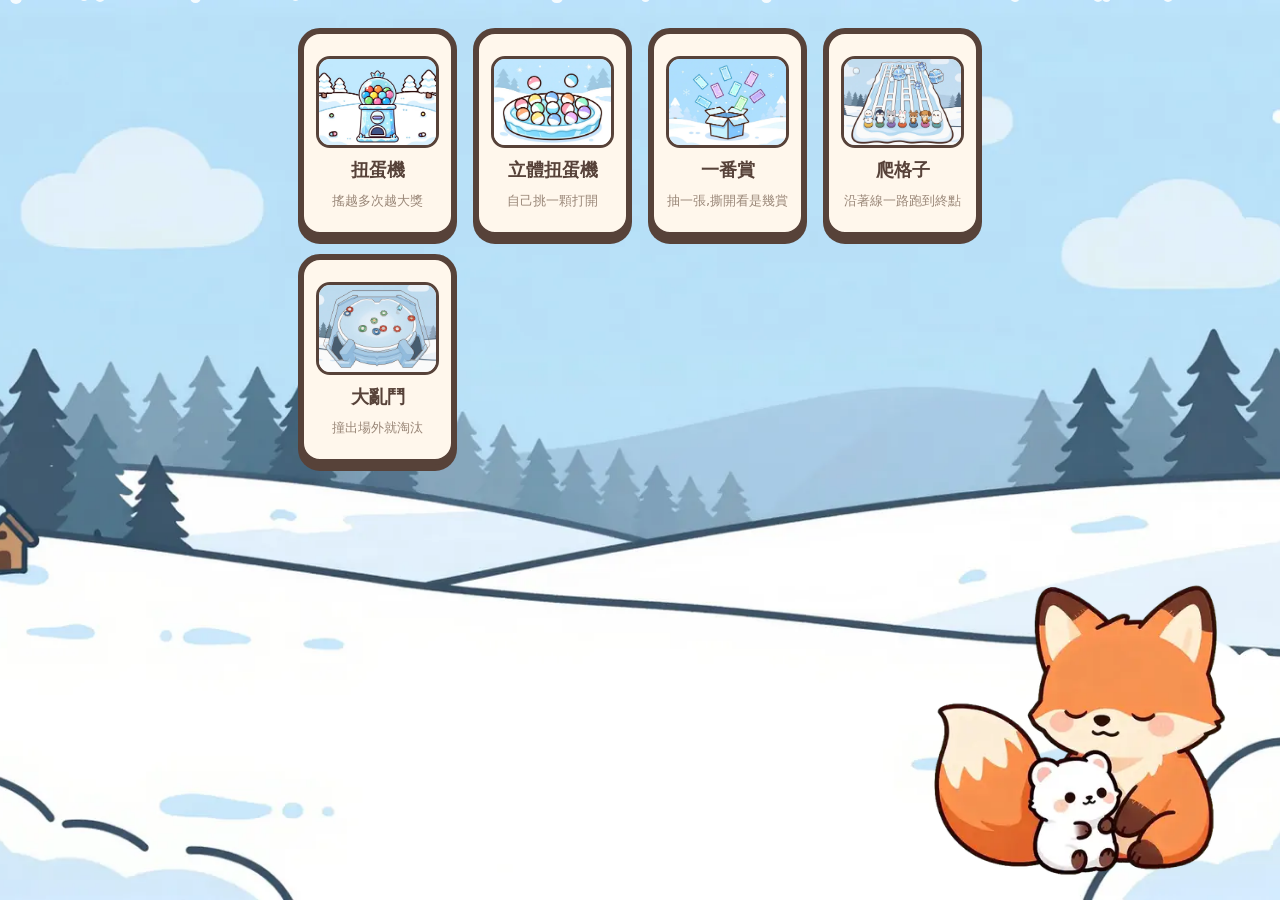
<file: index.html>
<!doctype html>
<html lang="zh-Hant">
<head>
<meta charset="utf-8">
<meta name="viewport" content="width=device-width, initial-scale=1, maximum-scale=1, user-scalable=no, viewport-fit=cover">
<meta name="theme-color" content="#FFF7EC">
<title>抽獎小工具</title>
<link rel="stylesheet" href="shared/css/tokens.css?v=c3b419a4">
<link rel="stylesheet" href="shared/css/mascot.css">
<link rel="stylesheet" href="css/home.css">
<script src="shared/js/no-zoom.js?v=8367d6ed"></script>
</head>
<body>
<h1 class="sr-only">抽獎小工具</h1>
<main class="home-grid">
  <a class="card" href="gashapon/">
    <img class="card__art card__art--img" src="img/home/gashapon.webp?v=107d85a2" alt="" aria-hidden="true">
    <span class="card__name">扭蛋機</span>
    <span class="card__desc">搖越多次越大獎</span>
  </a>
  <a class="card" href="gashapon3d/">
    <img class="card__art card__art--img" src="img/home/gashapon3d.webp?v=7a4c37e4" alt="" aria-hidden="true">
    <span class="card__name">立體扭蛋機</span>
    <span class="card__desc">自己挑一顆打開</span>
  </a>
  <a class="card" href="ichiban/">
    <img class="card__art card__art--img" src="img/home/ichiban.webp?v=f135284c" alt="" aria-hidden="true">
    <span class="card__name">一番賞</span>
    <span class="card__desc">抽一張,撕開看是幾賞</span>
  </a>
  <a class="card" href="ghostleg/">
    <img class="card__art card__art--img" src="img/home/ghostleg.webp?v=39eac229" alt="" aria-hidden="true">
    <span class="card__name">爬格子</span>
    <span class="card__desc">沿著線一路跑到終點</span>
  </a>
  <a class="card" href="smash/">
    <img class="card__art card__art--img" src="img/home/smash.webp?v=2a9bd549" alt="" aria-hidden="true">
    <span class="card__name">大亂鬥</span>
    <span class="card__desc">撞出場外就淘汰</span>
  </a>
</main>
<script type="module">
  import { mountSnow } from './shared/js/snow.js';
  mountSnow();
</script>
<script type="module">
  import { mountMascots } from './shared/js/mascot.js';
  // 首頁的兩隻不換姿勢,永遠 idle + 待機小動作。
  // 2026-10-01 使用者要求跟模式頁一樣固定在右下角(原本是放大版、放在標題旁)。
  mountMascots();
</script>
<script type="module" src="js/preload-modes.js"></script>
</body>
</html>
</file>
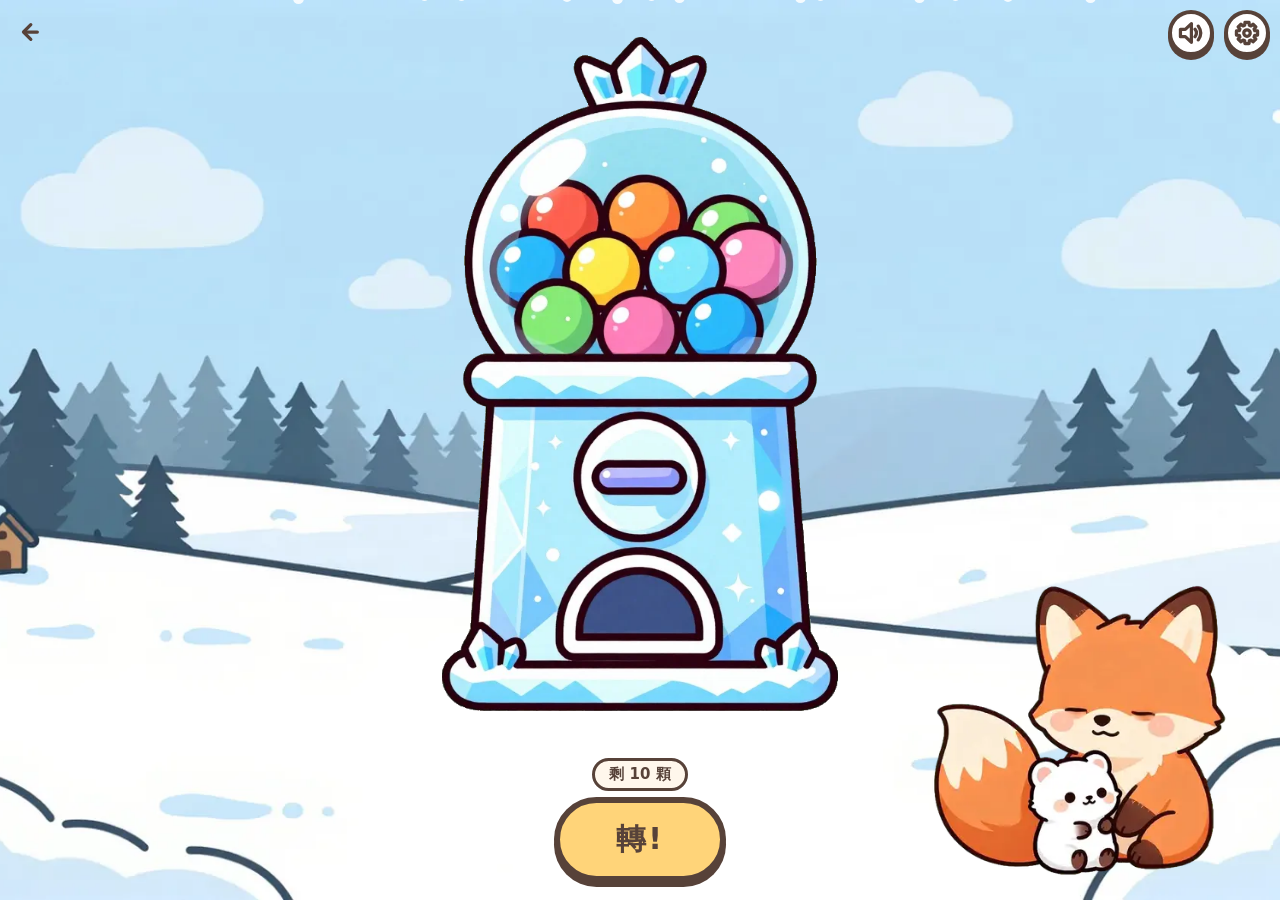
<file: gashapon/index.html>
<!doctype html>
<html lang="zh-Hant">
<head>
<meta charset="utf-8">
<meta name="viewport" content="width=device-width, initial-scale=1, maximum-scale=1, user-scalable=no, viewport-fit=cover">
<meta name="theme-color" content="#FFF6E9">
<title>扭蛋機</title>
<link rel="icon" href="data:image/svg+xml,<svg xmlns='http://www.w3.org/2000/svg' viewBox='0 0 32 32'><text y='26' font-size='26'>🥚</text></svg>">
<link rel="stylesheet" href="../shared/css/tokens.css?v=c3b419a4">
<link rel="stylesheet" href="../shared/css/reveal-fx.css">
<link rel="stylesheet" href="css/style.css">
<link rel="stylesheet" href="../shared/css/prize-frame.css">
<link rel="stylesheet" href="css/animations.css">
<link rel="stylesheet" href="../shared/css/mascot.css">
<script src="../shared/js/no-zoom.js?v=8367d6ed"></script>
</head>
<body>

<a class="home-link home-link--corner" href="../" aria-label="回首頁"><svg class="icon" aria-hidden="true"><use href="../shared/img/icons.svg#home"/></svg></a>
<div class="corner-tools">
  <button class="icon-btn" id="soundBtn" type="button" aria-label="音效開關"><svg class="icon" aria-hidden="true"><use id="soundIcon" href="../shared/img/icons.svg#sound-on"/></svg></button>
  <button class="icon-btn" id="settingsBtn" type="button" aria-label="設定"><svg class="icon" aria-hidden="true"><use href="../shared/img/icons.svg#settings"/></svg></button>
</div>

<!-- 雪花粒子的形狀(reveal.js 的 spawnParticles 用 <use href="#snowflake"> 引用) -->
<svg width="0" height="0" style="position:absolute" aria-hidden="true">
  <symbol id="snowflake" viewBox="-12 -12 24 24">
    <g fill="none" stroke="currentColor" stroke-width="2.6" stroke-linecap="round">
      <path d="M0-10V10M-8.7-5 8.7 5M-8.7 5 8.7-5"/>
      <path d="M-3-7.5 0-4.5 3-7.5M-3 7.5 0 4.5 3 7.5M-7.9-1.2-4.4-2.4-5.1-6M7.9 1.2 4.4 2.4 5.1 6M-7.9 1.2-4.4 2.4-5.1 6M7.9-1.2 4.4-2.4 5.1-6"/>
    </g>
  </symbol>
</svg>

<main class="stage" id="stage">
  <div class="machine" id="machine" style="--machine-aspect: 0.5867; --knob-x: 0.4971; --knob-y: 0.6532; --knob-r: 0.1708">
    <img class="machine__body" src="img/machine.webp?v=75cbaebd" alt="" draggable="false">
    <button class="machine__knob" id="knob" type="button" aria-label="轉">
      <img src="img/knob.webp?v=3c6e68dc" alt="" draggable="false">
    </button>
  </div>

  <div class="overlay" id="overlay" hidden>
    <div class="overlay__dim" id="dim"></div>
    <div class="aura" id="aura" hidden></div>
    <div class="particles" id="particles" aria-hidden="true"></div>
    <div class="capsule" id="capsule" data-rarity="N" hidden>
      <span class="capsule__half capsule__half--top" id="capsuleTop"><span class="capsule__tint"></span></span>
      <span class="capsule__half capsule__half--bottom" id="capsuleBottom"><span class="capsule__tint"></span></span>
    </div>
    <div class="prize-card prize-frame" id="prizeCard" data-rarity="N" hidden>
      <span class="prize-card__badge" id="prizeBadge"></span>
      <div class="prize-card__name-box"><p class="prize-card__name" id="prizeName"></p></div>
      <button class="btn btn--primary" id="againBtn" type="button">再抽一次</button>
    </div>
    <p class="skip-hint" id="skipHint">點一下跳過</p>
  </div>

  <div class="empty-state" id="emptyState" hidden>
    <div class="empty-state__egg">🥚</div>
    <p class="empty-state__text">扭蛋機空了!</p>
    <button class="btn btn--primary" id="refillBtn" type="button">再裝滿一次</button>
  </div>
</main>

<footer class="toolbar">
  <div class="draw-group">
    <p class="remain-tag" id="remainTag"></p>
    <button class="btn btn--draw" id="drawBtn" type="button">轉!</button>
  </div>
</footer>

<dialog class="dialog" id="settingsDialog">
  <header class="dialog__head">
    <h2>扭蛋機設定</h2>
    <button class="icon-btn icon-btn--light" id="closeBtn" type="button" aria-label="關閉">✕</button>
  </header>

  <div class="picker">
    <select class="picker__select" id="machineSelect" aria-label="選擇扭蛋機"></select>
    <button class="chip" id="addMachineBtn" type="button">＋ 新增</button>
    <button class="chip chip--danger" id="deleteMachineBtn" type="button">刪除</button>
  </div>

  <nav class="tabs" id="tabs">
    <button class="tab is-active" data-tab="list" type="button">剩下什麼</button>
    <button class="tab" data-tab="edit" type="button">編輯獎項</button>
    <button class="tab" data-tab="other" type="button">其他</button>
  </nav>

  <div class="dialog__body">
    <section class="panel" data-panel="list">
      <p class="panel__hint" id="listHint"></p>
      <ul class="prize-list" id="prizeList"></ul>
      <button class="btn btn--ghost btn--block" id="listRefillBtn" type="button">把扭蛋機裝滿重來</button>
    </section>

    <section class="panel" data-panel="edit" hidden>
      <ul class="edit-list" id="editList"></ul>
      <button class="btn btn--ghost btn--block" id="addPrizeBtn" type="button">＋ 新增獎項</button>
    </section>

    <section class="panel" data-panel="other" hidden>
      <label class="field">
        <span class="field__label">扭蛋機名字</span>
        <input class="field__input" id="nameInput" type="text" maxlength="20" placeholder="我的扭蛋機">
      </label>
      <label class="switch">
        <input type="checkbox" id="removeOnDrawInput">
        <span class="switch__box"></span>
        <span class="switch__text">抽到的就拿走<small>關掉的話,同一個獎可以一直抽到</small></span>
      </label>
      <label class="switch">
        <input type="checkbox" id="soundInput">
        <span class="switch__box"></span>
        <span class="switch__text">音效<small>這個設定所有扭蛋機共用</small></span>
      </label>
    </section>
  </div>

  <footer class="dialog__foot">
    <button class="btn btn--ghost" id="cancelBtn" type="button">取消</button>
    <button class="btn btn--primary" id="confirmBtn" type="button">確定</button>
  </footer>
</dialog>

<dialog class="dialog dialog--ask" id="askDialog">
  <p class="ask__text" id="askText"></p>
  <div class="ask__buttons">
    <button class="btn btn--ghost" id="askNo" type="button">不要</button>
    <button class="btn btn--primary" id="askYes" type="button">好</button>
  </div>
</dialog>

<script type="module" src="js/main.js"></script>
<script type="module">
  import { mountSnow } from '../shared/js/snow.js';
  mountSnow();
</script>
</body>
</html>
</file>
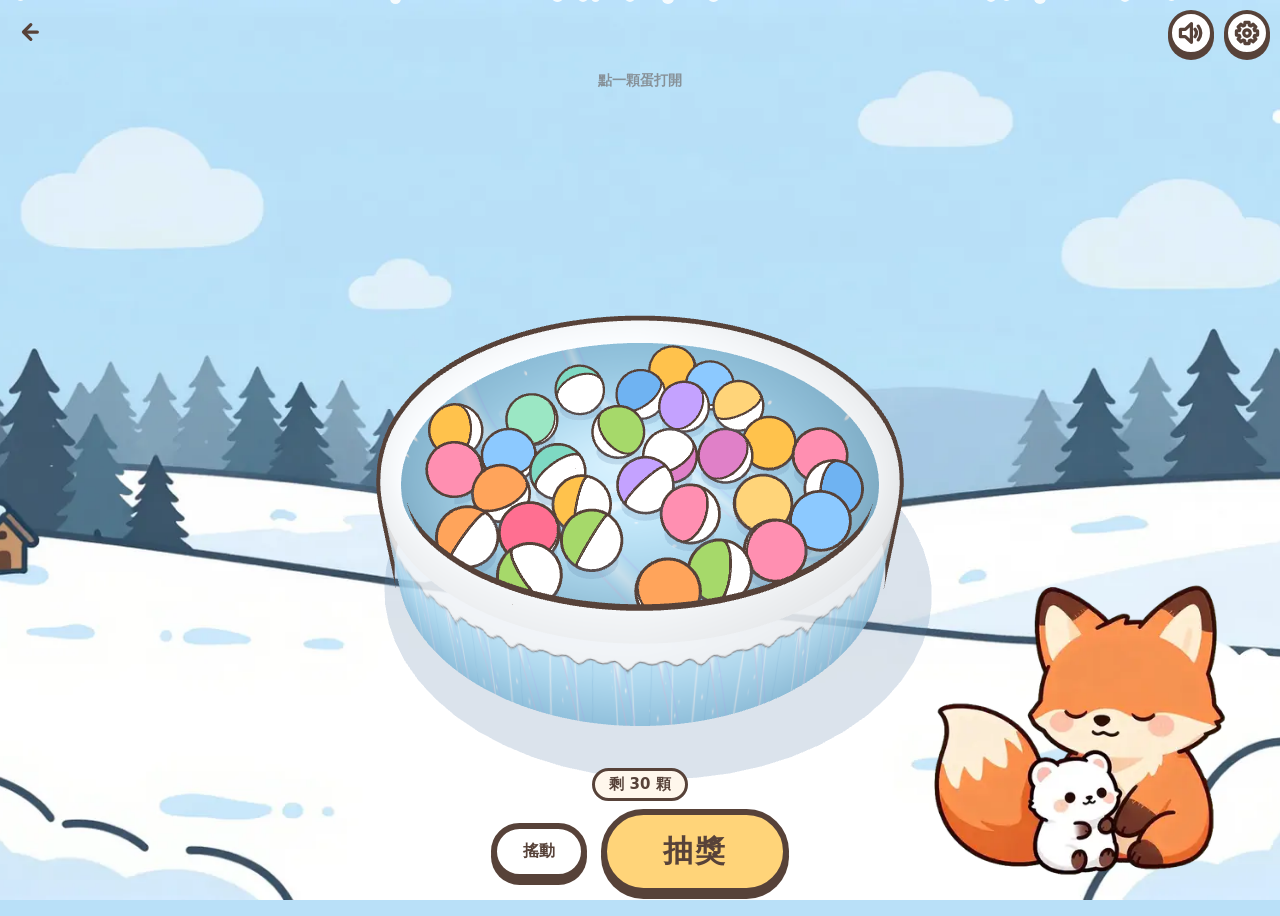
<file: gashapon3d/index.html>
<!doctype html>
<html lang="zh-Hant">
<head>
<meta charset="utf-8">
<meta name="viewport" content="width=device-width, initial-scale=1, maximum-scale=1, user-scalable=no, viewport-fit=cover">
<meta name="theme-color" content="#FFF6E9">
<title>立體扭蛋機</title>
<link rel="icon" href="data:image/svg+xml,<svg xmlns='http://www.w3.org/2000/svg' viewBox='0 0 32 32'><text y='26' font-size='26'>🔮</text></svg>">
<link rel="stylesheet" href="../shared/css/tokens.css?v=c3b419a4">
<link rel="stylesheet" href="css/gashapon3d.css">
<link rel="stylesheet" href="../shared/css/prize-frame.css">
<link rel="stylesheet" href="../shared/css/reveal-fx.css">
<link rel="stylesheet" href="../shared/css/mascot.css">
<script type="importmap">
{"imports":{"three":"../vendor/three.module.min.js"}}
</script>
<!-- 沒有這幾行的話,瀏覽器要先抓 main.js、解析、再抓 scene/track.js、再解析,
     才會發現需要 three.js —— 三層來回都在關鍵路徑上。手機的高延遲下這段最貴。
     modulepreload 讓它一看到 HTML 就並行開抓。 -->
<link rel="modulepreload" href="../vendor/three.module.min.js">
<link rel="modulepreload" href="js/main.js">
<link rel="modulepreload" href="js/scene.js">
<script src="../shared/js/no-zoom.js?v=8367d6ed"></script>
</head>
<body>

<a class="home-link home-link--corner" href="../" aria-label="回首頁"><svg class="icon" aria-hidden="true"><use href="../shared/img/icons.svg#home"/></svg></a>
<div class="corner-tools">
  <button class="icon-btn" id="soundBtn" type="button" aria-label="音效開關"><svg class="icon" aria-hidden="true"><use id="soundIcon" href="../shared/img/icons.svg#sound-on"/></svg></button>
  <button class="icon-btn" id="settingsBtn" type="button" aria-label="設定"><svg class="icon" aria-hidden="true"><use href="../shared/img/icons.svg#settings"/></svg></button>
</div>

<!-- 雪花粒子的形狀(shared/js/reveal-fx.js 的 spawnParticles 用 <use href="#snowflake"> 引用) -->
<svg width="0" height="0" style="position:absolute" aria-hidden="true">
  <symbol id="snowflake" viewBox="-12 -12 24 24">
    <g fill="none" stroke="currentColor" stroke-width="2.6" stroke-linecap="round">
      <path d="M0-10V10M-8.7-5 8.7 5M-8.7 5 8.7-5"/>
      <path d="M-3-7.5 0-4.5 3-7.5M-3 7.5 0 4.5 3 7.5M-7.9-1.2-4.4-2.4-5.1-6M7.9 1.2 4.4 2.4 5.1 6M-7.9 1.2-4.4 2.4-5.1 6M7.9-1.2 4.4-2.4 5.1-6"/>
    </g>
  </symbol>
</svg>

<main class="stage">
  <canvas class="scene" id="scene"></canvas>
  <p class="loading" id="loading">載入中…</p>
  <p class="pick-hint" id="pickHint">點一顆蛋打開</p>

  <div class="empty-state" id="emptyState" hidden>
    <p class="empty-state__text">扭蛋機空了!</p>
    <button class="btn btn--primary" id="refillBtn" type="button">再裝滿一次</button>
  </div>
</main>

<div class="reveal-layer">
  <div class="reveal-layer__dim" id="dim"></div>
  <div class="fx" id="fx" aria-hidden="true">
    <div class="aura" id="aura" hidden></div>
    <div class="particles" id="particles"></div>
  </div>
  <div class="prize-card prize-frame" id="prizeCard" data-rarity="N" hidden>
    <span class="prize-card__badge" id="prizeBadge"></span>
    <div class="prize-card__name-box"><p class="prize-card__name" id="prizeName"></p></div>
    <p class="skip-hint">點一下繼續</p>
  </div>
</div>

<footer class="toolbar">
  <p class="remain-tag" id="remainTag"></p>
  <div class="toolbar__buttons">
    <button class="btn btn--ghost" id="shakeBtn" type="button">搖動</button>
    <button class="btn btn--draw" id="turnBtn" type="button">抽獎</button>
  </div>
</footer>

<dialog class="dialog" id="settingsDialog">
  <header class="dialog__head">
    <h2>立體扭蛋機設定</h2>
    <button class="icon-btn icon-btn--light" id="closeBtn" type="button" aria-label="關閉">✕</button>
  </header>

  <div class="picker">
    <select class="picker__select" id="setupSelect" aria-label="選擇機台"></select>
    <button class="chip" id="addSetupBtn" type="button">＋ 新增</button>
    <button class="chip chip--danger" id="deleteSetupBtn" type="button">刪除</button>
  </div>

  <nav class="tabs" id="tabs">
    <button class="tab is-active" data-tab="list" type="button">剩下什麼</button>
    <button class="tab" data-tab="edit" type="button">編輯獎項</button>
    <button class="tab" data-tab="other" type="button">其他</button>
  </nav>

  <div class="dialog__body">
    <section class="panel" data-panel="list">
      <p class="panel__hint" id="listHint"></p>
      <ul class="prize-list" id="prizeList"></ul>
      <button class="btn btn--ghost btn--block" id="listRefillBtn" type="button">裝滿重來</button>
    </section>

    <section class="panel" data-panel="edit" hidden>
      <ul class="edit-list" id="editList"></ul>
      <button class="btn btn--ghost btn--block" id="addPrizeBtn" type="button">＋ 新增獎項</button>
    </section>

    <section class="panel" data-panel="other" hidden>
      <label class="field">
        <span class="field__label">機台的名字</span>
        <input class="field__input" id="nameInput" type="text" maxlength="20" placeholder="我的立體扭蛋機">
      </label>
      <label class="switch">
        <input type="checkbox" id="removeInput">
        <span class="switch__box"></span>
        <span class="switch__text">抽到的就拿走<small>關掉的話同一個獎可以一直抽到</small></span>
      </label>
      <label class="switch">
        <input type="checkbox" id="soundInput">
        <span class="switch__box"></span>
        <span class="switch__text">音效<small>這個設定所有模式共用</small></span>
      </label>
    </section>
  </div>

  <footer class="dialog__foot">
    <button class="btn btn--ghost" id="cancelBtn" type="button">取消</button>
    <button class="btn btn--primary" id="confirmBtn" type="button">確定</button>
  </footer>
</dialog>

<dialog class="dialog dialog--ask" id="askDialog">
  <p class="ask__text" id="askText"></p>
  <div class="ask__buttons">
    <button class="btn btn--ghost" id="askNo" type="button">不要</button>
    <button class="btn btn--primary" id="askYes" type="button">好</button>
  </div>
</dialog>

<script type="module" src="js/main.js"></script>
<script type="module">
  import { mountSnow } from '../shared/js/snow.js';
  mountSnow();
</script>
</body>
</html>
</file>
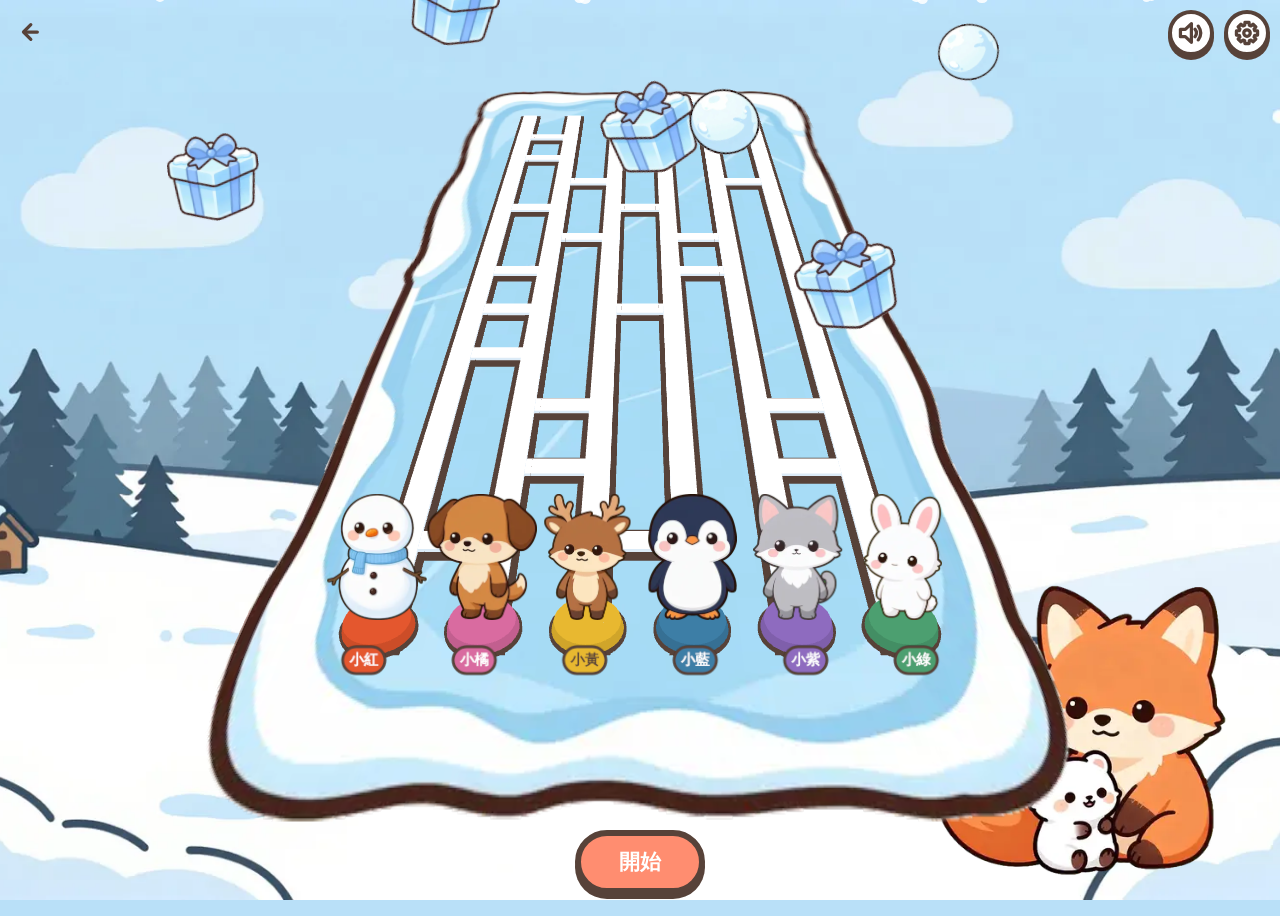
<file: ghostleg/index.html>
<!doctype html>
<html lang="zh-Hant">
<head>
<meta charset="utf-8">
<meta name="viewport" content="width=device-width, initial-scale=1, maximum-scale=1, user-scalable=no, viewport-fit=cover">
<meta name="theme-color" content="#FFF6E9">
<title>爬格子</title>
<link rel="icon" href="data:image/svg+xml,<svg xmlns='http://www.w3.org/2000/svg' viewBox='0 0 32 32'><text y='26' font-size='26'>🪜</text></svg>">
<link rel="stylesheet" href="../shared/css/tokens.css?v=c3b419a4">
<link rel="stylesheet" href="../shared/css/mascot.css">
<link rel="stylesheet" href="css/ghostleg.css">
<script type="importmap">
{"imports":{"three":"../vendor/three.module.min.js"}}
</script>
<!-- 沒有這幾行的話,瀏覽器要先抓 main.js、解析、再抓 scene/track.js、再解析,
     才會發現需要 three.js —— 三層來回都在關鍵路徑上。手機的高延遲下這段最貴。
     modulepreload 讓它一看到 HTML 就並行開抓。 -->
<link rel="modulepreload" href="../vendor/three.module.min.js">
<link rel="modulepreload" href="js/main.js">
<link rel="modulepreload" href="js/track.js">
<script src="../shared/js/no-zoom.js?v=8367d6ed"></script>
</head>
<body>

<a class="home-link home-link--corner" href="../" aria-label="回首頁"><svg class="icon" aria-hidden="true"><use href="../shared/img/icons.svg#home"/></svg></a>
<div class="corner-tools">
  <button class="icon-btn" id="soundBtn" type="button" aria-label="音效開關"><svg class="icon" aria-hidden="true"><use id="soundIcon" href="../shared/img/icons.svg#sound-on"/></svg></button>
  <button class="icon-btn" id="settingsBtn" type="button" aria-label="設定"><svg class="icon" aria-hidden="true"><use href="../shared/img/icons.svg#settings"/></svg></button>
</div>

<main class="stage">
  <canvas class="track" id="track"></canvas>
  <!-- 開跑前的大字名牌:投影到黑板時後排也要看得到(3D 名牌會跟著透視縮小) -->
  <div class="name-layer" id="nameLayer" aria-hidden="true"></div>
  <p class="skip-hint" id="skipHint" hidden>點一下跳過</p>
  <p class="loading" id="loading">載入中…</p>

  <div class="empty-state" id="emptyState" hidden>
    <div class="empty-scene" id="emptyScene" aria-hidden="true"></div>
    <p class="empty-state__text">至少要兩個人才跑得起來</p>
    <button class="btn btn--primary" id="emptySettingsBtn" type="button">去加人</button>
  </div>

  <!-- 結果清單。40 個人的結果不可能在一個畫面上讀完,而且老師要抄下來。 -->
  <section class="results" id="results" hidden>
    <h2 class="results__head">結果</h2>
    <ol class="results__list" id="resultList"></ol>
    <button class="btn btn--primary" id="againBtn" type="button">再跑一次</button>
  </section>
</main>

<footer class="toolbar">
  <button class="btn btn--primary btn--go" id="startBtn" type="button">開始</button>
</footer>

<dialog class="dialog" id="settingsDialog">
  <header class="dialog__head">
    <h2>爬格子設定</h2>
    <button class="icon-btn icon-btn--light" id="closeBtn" type="button" aria-label="關閉">✕</button>
  </header>

  <div class="picker">
    <select class="picker__select" id="setupSelect" aria-label="選擇一組設定"></select>
    <button class="chip" id="addSetupBtn" type="button">＋ 新增</button>
    <button class="chip chip--danger" id="deleteSetupBtn" type="button">刪除</button>
  </div>

  <nav class="tabs" id="tabs">
    <button class="tab is-active" data-tab="players" type="button">誰要抽</button>
    <button class="tab" data-tab="prizes" type="button">抽什麼</button>
    <button class="tab" data-tab="other" type="button">其他</button>
  </nav>

  <div class="dialog__body">
    <section class="panel" data-panel="players">
      <p class="panel__hint" id="playerHint"></p>
      <ul class="edit-list" id="playerList"></ul>
      <button class="btn btn--ghost btn--block" id="addPlayerBtn" type="button">＋ 新增一個人</button>
    </section>

    <section class="panel" data-panel="prizes" hidden>
      <p class="panel__hint" id="prizeHint"></p>
      <ul class="edit-list" id="prizeList"></ul>
      <button class="btn btn--ghost btn--block" id="addPrizeBtn" type="button">＋ 新增獎項</button>
    </section>

    <section class="panel" data-panel="other" hidden>
      <label class="field">
        <span class="field__label">這組設定的名字</span>
        <input class="field__input" id="nameInput" type="text" maxlength="20" placeholder="我的爬格子">
      </label>
      <label class="switch">
        <input type="checkbox" id="soundInput">
        <span class="switch__box"></span>
        <span class="switch__text">音效<small>這個設定所有模式共用</small></span>
      </label>
    </section>
  </div>

  <footer class="dialog__foot">
    <button class="btn btn--ghost" id="cancelBtn" type="button">取消</button>
    <button class="btn btn--primary" id="confirmBtn" type="button">確定</button>
  </footer>
</dialog>

<dialog class="dialog dialog--ask" id="askDialog">
  <p class="ask__text" id="askText"></p>
  <div class="ask__buttons">
    <button class="btn btn--ghost" id="askNo" type="button">不要</button>
    <button class="btn btn--primary" id="askYes" type="button">好</button>
  </div>
</dialog>

<script type="module" src="js/main.js"></script>
<script type="module">
  import { mountSnow } from '../shared/js/snow.js';
  mountSnow();
</script>
</body>
</html>
</file>
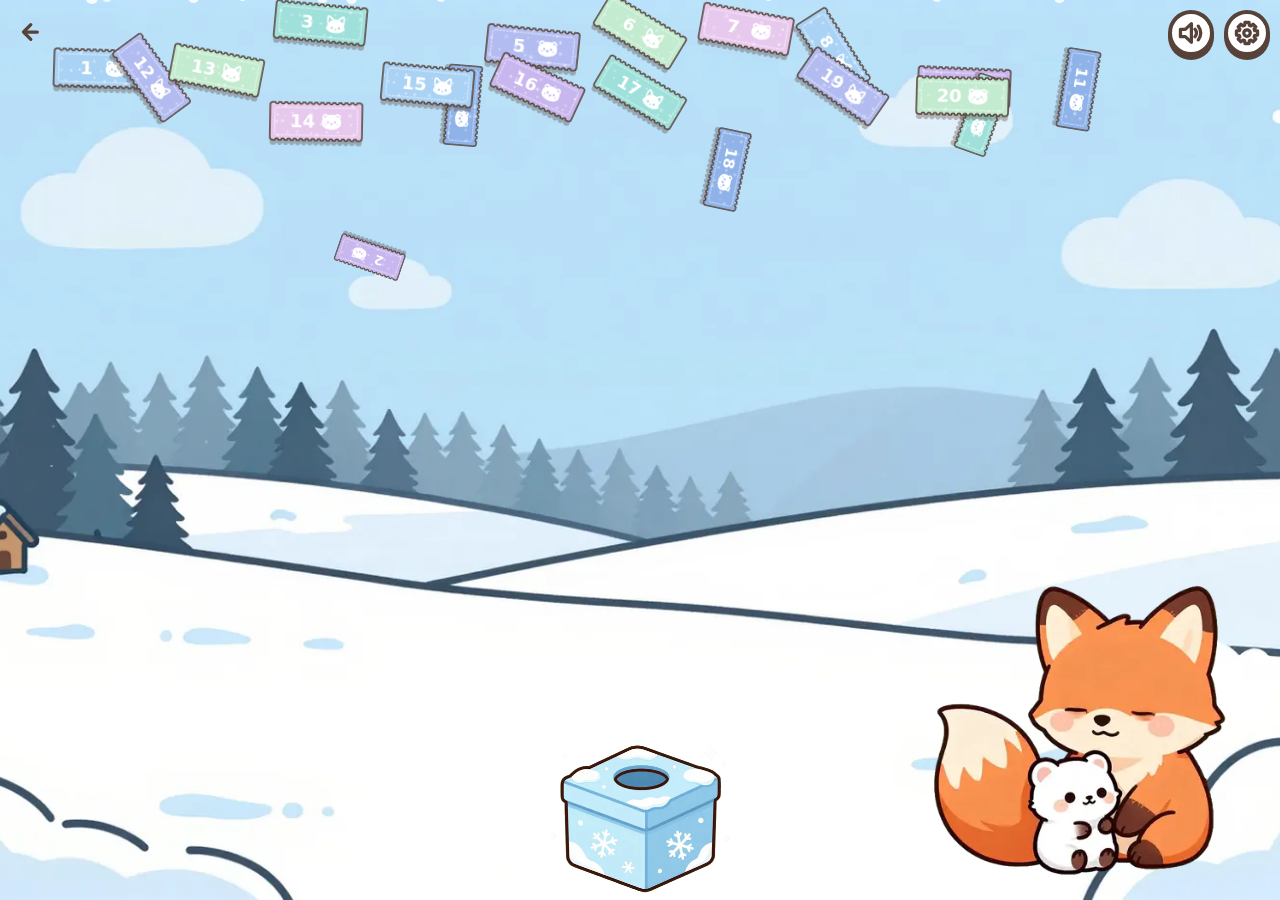
<file: ichiban/index.html>
<!doctype html>
<html lang="zh-Hant">
<head>
<meta charset="utf-8">
<meta name="viewport" content="width=device-width, initial-scale=1, maximum-scale=1, user-scalable=no, viewport-fit=cover">
<meta name="theme-color" content="#FFF6E9">
<title>一番賞</title>
<link rel="icon" href="data:image/svg+xml,<svg xmlns='http://www.w3.org/2000/svg' viewBox='0 0 32 32'><text y='26' font-size='26'>🎫</text></svg>">
<link rel="stylesheet" href="../shared/css/tokens.css?v=c3b419a4">
<link rel="stylesheet" href="../shared/css/mascot.css">
<link rel="stylesheet" href="css/ichiban.css">
<script type="importmap">
{"imports":{"three":"../vendor/three.module.min.js"}}
</script>
<!-- 一番賞是等第一次開籤才載 three 的,所以用 prefetch(低優先)而不是 modulepreload:
     先暖進快取,但不跟開場那幾個請求搶頻寬。 -->
<link rel="prefetch" href="../vendor/three.module.min.js" as="script" crossorigin>
<script src="../shared/js/no-zoom.js?v=8367d6ed"></script>
</head>
<body>

<a class="home-link home-link--corner" href="../" aria-label="回首頁"><svg class="icon" aria-hidden="true"><use href="../shared/img/icons.svg#home"/></svg></a>
<div class="corner-tools">
  <button class="icon-btn" id="soundBtn" type="button" aria-label="音效開關"><svg class="icon" aria-hidden="true"><use id="soundIcon" href="../shared/img/icons.svg#sound-on"/></svg></button>
  <button class="icon-btn" id="settingsBtn" type="button" aria-label="設定"><svg class="icon" aria-hidden="true"><use href="../shared/img/icons.svg#settings"/></svg></button>
</div>

<main class="stage" id="stage">
  <!-- 桌上的籤全部畫在這一張 canvas 上(只畫看得到的那幾排),大小 = 桌面可見範圍。
       點擊、焦點、螢幕閱讀器交給疊在上面的透明按鈕(#pile)。 -->
  <canvas class="desk-canvas" id="deskCanvas" aria-hidden="true"></canvas>
  <!-- 開場動畫的籤盒:籤從這裡飛出來排到桌上,排好就沉下去藏起來 -->
  <img class="deal-box" id="dealBox" src="img/box.webp?v=d9fccc79" alt="" aria-hidden="true" hidden>
  <div class="desk" id="desk">
    <div class="pile" id="pile"></div>

    <div class="empty-state" id="emptyState" hidden>
      <img class="empty-state__art" src="img/empty.webp?v=6f9c46a8" alt="" width="480" height="415">
      <p class="empty-state__text">抽完了!</p>
      <button class="btn btn--primary" id="refillBtn" type="button">重新鋪一桌</button>
    </div>

  </div>

  <div class="overlay" id="overlay" hidden>
    <div class="overlay__dim" id="dim"></div>

    <div class="reveal-stack">
      <!-- 兩張疊起來的紙:底下是獎項,上面是蓋著的票面。整張卡畫在 canvas 上,
           由 js/curl.js 用 three.js 把上面那張捲起來走。
           畫面上的文字是貼圖,所以另外留一份純文字在 DOM 裡給輔助工具讀。 -->
      <div class="tear" id="tearCard">
        <canvas class="tear__canvas" id="tearCanvas"></canvas>
        <p class="tear__sr" id="cardResult">
          <span id="cardBadge"></span>
          <span id="cardName"></span>
        </p>
      </div>

      <div class="aura" id="aura" aria-hidden="true"></div>
      <div class="particles" id="particles" aria-hidden="true"></div>
    </div>

    <div class="ticket-actions" id="ticketActions" hidden>
      <p class="ticket-actions__ask tear-hint" id="tearHint">→ 往右撕,或按「撕開」</p>
      <div class="ticket-actions__row">
        <button class="btn btn--ghost" id="holdCancelBtn" type="button">取消</button>
        <button class="btn btn--primary" id="tearBtn" type="button">撕開</button>
      </div>
    </div>

    <p class="skip-hint" id="skipHint" hidden>點一下繼續</p>
  </div>
</main>


<dialog class="dialog" id="settingsDialog">
  <header class="dialog__head">
    <h2>一番賞設定</h2>
    <button class="icon-btn icon-btn--light" id="closeBtn" type="button" aria-label="關閉">✕</button>
  </header>

  <div class="picker">
    <select class="picker__select" id="setupSelect" aria-label="選擇一番賞"></select>
    <button class="chip" id="addSetupBtn" type="button">＋ 新增</button>
    <button class="chip chip--danger" id="deleteSetupBtn" type="button">刪除</button>
  </div>

  <nav class="tabs" id="tabs">
    <button class="tab is-active" data-tab="list" type="button">剩下什麼</button>
    <button class="tab" data-tab="edit" type="button">編輯獎項</button>
    <button class="tab" data-tab="other" type="button">其他</button>
  </nav>

  <div class="dialog__body">
    <section class="panel" data-panel="list">
      <p class="panel__hint" id="listHint"></p>
      <ul class="prize-list" id="prizeList"></ul>
      <button class="btn btn--ghost btn--block" id="listRefillBtn" type="button">重新鋪一桌</button>
    </section>

    <section class="panel" data-panel="edit" hidden>
      <ul class="edit-list" id="editList"></ul>
      <button class="btn btn--ghost btn--block" id="addPrizeBtn" type="button">＋ 新增獎項</button>
    </section>

    <section class="panel" data-panel="other" hidden>
      <label class="field">
        <span class="field__label">一番賞的名字</span>
        <input class="field__input" id="nameInput" type="text" maxlength="20" placeholder="我的一番賞">
      </label>
      <label class="field">
        <span class="field__label">最後一抽賞的名字</span>
        <input class="field__input" id="lastOneInput" type="text" maxlength="20" placeholder="留空就不會有最後一抽賞">
      </label>
      <label class="switch">
        <input type="checkbox" id="soundInput">
        <span class="switch__box"></span>
        <span class="switch__text">音效<small>這個設定所有模式共用</small></span>
      </label>
    </section>
  </div>

  <footer class="dialog__foot">
    <button class="btn btn--ghost" id="cancelBtn" type="button">取消</button>
    <button class="btn btn--primary" id="confirmBtn" type="button">確定</button>
  </footer>
</dialog>

<dialog class="dialog dialog--ask" id="askDialog">
  <p class="ask__text" id="askText"></p>
  <div class="ask__buttons">
    <button class="btn btn--ghost" id="askNo" type="button">不要</button>
    <button class="btn btn--primary" id="askYes" type="button">好</button>
  </div>
</dialog>

<script type="module" src="js/main.js"></script>
<script type="module">
  import { mountSnow } from '../shared/js/snow.js';
  mountSnow();
</script>
</body>
</html>
</file>
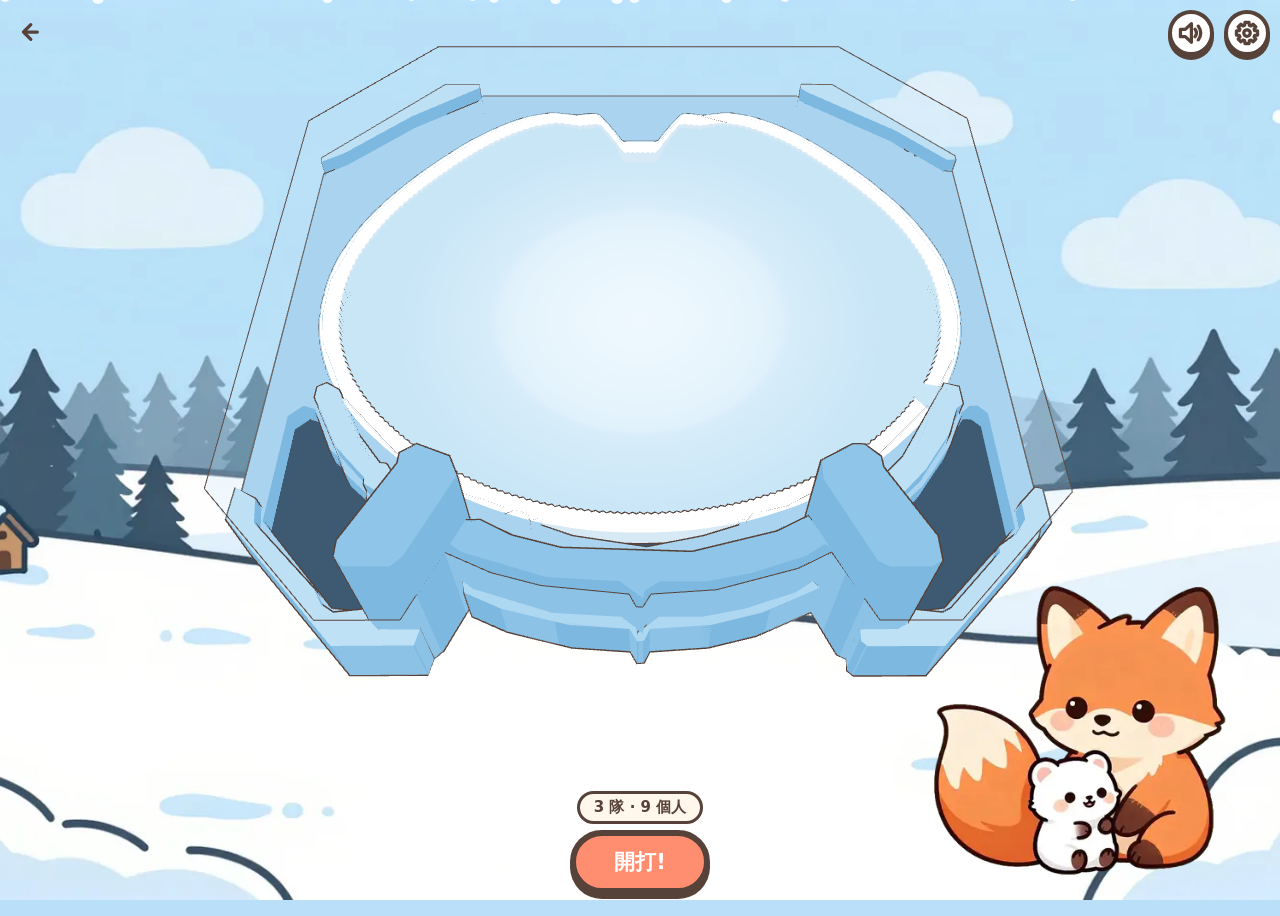
<file: smash/index.html>
<!doctype html>
<html lang="zh-Hant">
<head>
<meta charset="utf-8">
<meta name="viewport" content="width=device-width, initial-scale=1, maximum-scale=1, user-scalable=no, viewport-fit=cover">
<meta name="theme-color" content="#FFF6E9">
<title>大亂鬥</title>
<link rel="icon" href="data:image/svg+xml,<svg xmlns='http://www.w3.org/2000/svg' viewBox='0 0 32 32'><text y='26' font-size='26'>⭐</text></svg>">
<link rel="stylesheet" href="../shared/css/tokens.css?v=c3b419a4">
<link rel="stylesheet" href="../shared/css/mascot.css">
<link rel="stylesheet" href="css/smash.css">
<script type="importmap">
{"imports":{"three":"../vendor/three.module.min.js"}}
</script>
<!-- 沒有這幾行的話,瀏覽器要先抓 main.js、解析、再抓 scene3d.js、再解析,
     才會發現需要 three.js —— 三層來回都在關鍵路徑上。 -->
<link rel="modulepreload" href="../vendor/three.module.min.js">
<link rel="modulepreload" href="js/main.js">
<link rel="modulepreload" href="js/scene3d.js">
<script src="../shared/js/no-zoom.js?v=8367d6ed"></script>
</head>
<body>

<a class="home-link home-link--corner" href="../" aria-label="回首頁"><svg class="icon" aria-hidden="true"><use href="../shared/img/icons.svg#home"/></svg></a>
<div class="corner-tools">
  <button class="icon-btn" id="soundBtn" type="button" aria-label="音效開關"><svg class="icon" aria-hidden="true"><use id="soundIcon" href="../shared/img/icons.svg#sound-on"/></svg></button>
  <button class="icon-btn" id="settingsBtn" type="button" aria-label="設定"><svg class="icon" aria-hidden="true"><use href="../shared/img/icons.svg#settings"/></svg></button>
</div>

<main class="stage">
  <canvas class="arena" id="arena"></canvas>
  <p class="countdown" id="countdown" hidden aria-live="assertive"></p>
  <p class="loading" id="loading">載入中…</p>

  <div class="empty-state" id="emptyState" hidden>
    <div class="empty-state__icon">⭐</div>
    <p class="empty-state__text">至少要兩隊才打得起來</p>
    <button class="btn btn--primary" id="emptySettingsBtn" type="button">去加隊伍</button>
  </div>

  <section class="winner" id="winner" hidden>
    <p class="winner__label">獲勝</p>
    <p class="winner__name" id="winnerName"></p>
    <button class="btn btn--primary" id="againBtn" type="button">再來一場</button>
  </section>
</main>

<footer class="toolbar">
  <div class="draw-group">
    <p class="remain-tag" id="remainTag"></p>
    <button class="btn btn--primary btn--go" id="startBtn" type="button">開打!</button>
  </div>
</footer>

<dialog class="dialog" id="settingsDialog">
  <header class="dialog__head">
    <h2>大亂鬥設定</h2>
    <button class="icon-btn icon-btn--light" id="closeBtn" type="button" aria-label="關閉">✕</button>
  </header>

  <div class="picker">
    <select class="picker__select" id="setupSelect" aria-label="選擇一組設定"></select>
    <button class="chip" id="addSetupBtn" type="button">＋ 新增</button>
    <button class="chip chip--danger" id="deleteSetupBtn" type="button">刪除</button>
  </div>

  <nav class="tabs" id="tabs">
    <button class="tab is-active" data-tab="teams" type="button">隊伍</button>
    <button class="tab" data-tab="items" type="button">道具</button>
    <button class="tab" data-tab="other" type="button">其他</button>
  </nav>

  <div class="dialog__body">
    <section class="panel" data-panel="teams">
      <p class="panel__hint" id="teamHint"></p>
      <ul class="edit-list" id="teamList"></ul>
      <button class="btn btn--ghost btn--block" id="addTeamBtn" type="button">＋ 新增隊伍</button>
    </section>

    <section class="panel" data-panel="items" hidden>
      <p class="panel__hint">打鬥中會隨機掉下來,誰先撿到算誰的。</p>
      <label class="switch"><input type="checkbox" id="itemDash"><span class="switch__box"></span>
        <span class="switch__text">⚡ 衝刺<small>往後一縮,朝最近的敵人衝過去撞</small></span></label>
      <label class="switch"><input type="checkbox" id="itemFreeze"><span class="switch__box"></span>
        <span class="switch__text">🧊 冰塊<small>丟出兩顆冰塊,把最近的兩個敵人凍住</small></span></label>
      <label class="switch"><input type="checkbox" id="itemVortex"><span class="switch__box"></span>
        <span class="switch__text">🌀 冰旋渦<small>轉速補滿,還把旁邊的敵人捲過來</small></span></label>
      <label class="switch"><input type="checkbox" id="itemMeteor"><span class="switch__box"></span>
        <span class="switch__text">☄️ 冰隕石<small>瞄準最近的敵人從天上砸下來,圈裡的誰都會被砸開</small></span></label>
    </section>

    <section class="panel" data-panel="other" hidden>
      <label class="field">
        <span class="field__label">這組設定的名字</span>
        <input class="field__input" id="nameInput" type="text" maxlength="20" placeholder="我的大亂鬥">
      </label>
      <label class="switch">
        <input type="checkbox" id="soundInput">
        <span class="switch__box"></span>
        <span class="switch__text">音效<small>這個設定所有模式共用</small></span>
      </label>
      <p class="panel__hint panel__credit">盤子造型參考 Nick__Furry 的
        <a href="https://makerworld.com/en/models/1147551" target="_blank" rel="noopener">Beyblade X 對戰盤復刻</a>(CC BY-NC)</p>
    </section>
  </div>

  <footer class="dialog__foot">
    <button class="btn btn--ghost" id="cancelBtn" type="button">取消</button>
    <button class="btn btn--primary" id="confirmBtn" type="button">確定</button>
  </footer>
</dialog>

<dialog class="dialog dialog--ask" id="askDialog">
  <p class="ask__text" id="askText"></p>
  <div class="ask__buttons">
    <button class="btn btn--ghost" id="askNo" type="button">不要</button>
    <button class="btn btn--primary" id="askYes" type="button">好</button>
  </div>
</dialog>

<script type="module" src="js/main.js"></script>
<script type="module">
  import { mountSnow } from '../shared/js/snow.js';
  mountSnow();
</script>
</body>
</html>
</file>
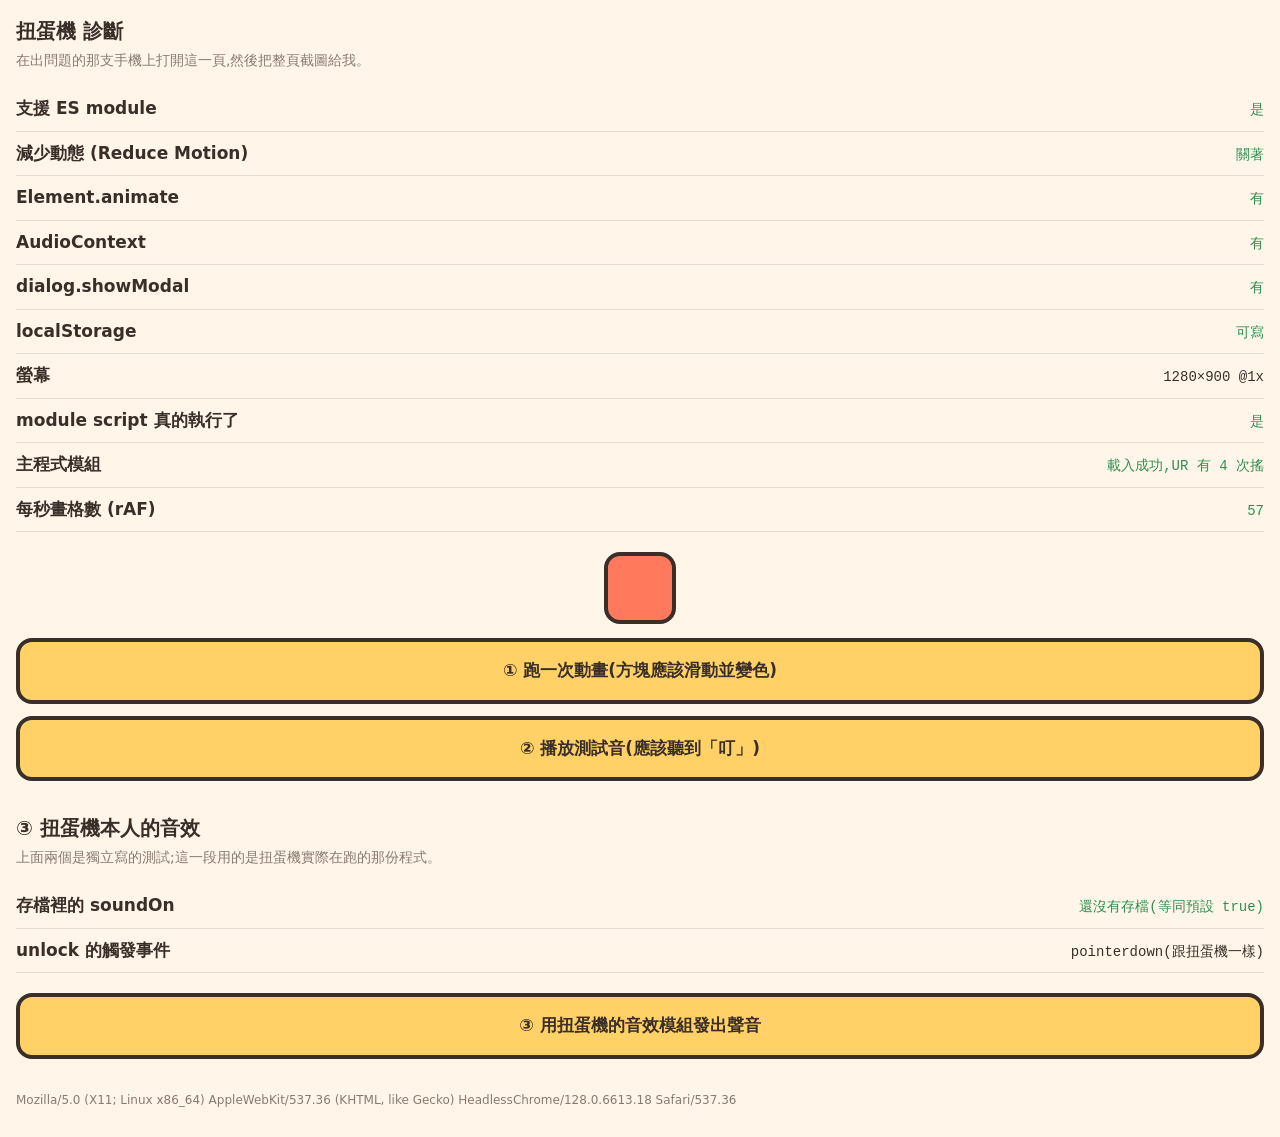
<file: check.html>
<!doctype html>
<html lang="zh-Hant">
<head>
<meta charset="utf-8">
<meta name="viewport" content="width=device-width, initial-scale=1, viewport-fit=cover">
<title>扭蛋機 診斷</title>
<style>
  body { font-family: -apple-system, "PingFang TC", system-ui, sans-serif; margin: 0; padding: 16px;
         background: #FFF6E9; color: #3A2E29; font-size: 17px; line-height: 1.5; }
  h1 { font-size: 20px; margin: 0 0 4px; }
  p.sub { margin: 0 0 16px; color: #8A7A6E; font-size: 14px; }
  ul { list-style: none; margin: 0 0 20px; padding: 0; }
  li { padding: 9px 0; border-bottom: 1px solid #E8DBC9; display: flex; gap: 10px; align-items: baseline; }
  li b { flex: 1; font-weight: 600; }
  li span { text-align: right; font-family: ui-monospace, monospace; font-size: 14px; word-break: break-all; max-width: 58%; }
  .ok { color: #2F8F52; } .bad { color: #C0392B; } .warn { color: #B8860B; }
  button { font: inherit; font-weight: 700; width: 100%; padding: 16px; margin-bottom: 12px;
           border: 4px solid #3A2E29; border-radius: 16px; background: #FFD166; color: #3A2E29; }
  #box { width: 64px; height: 64px; border-radius: 16px; background: #FF7A5C;
         border: 4px solid #3A2E29; margin: 0 auto 14px; }
  #ua { font-size: 12px; color: #8A7A6E; word-break: break-all; margin-top: 20px; }
</style>
</head>
<body>
<h1>扭蛋機 診斷</h1>
<p class="sub">在出問題的那支手機上打開這一頁,然後把整頁截圖給我。</p>

<ul id="results"></ul>

<div id="box"></div>
<button id="animBtn" type="button">① 跑一次動畫(方塊應該滑動並變色)</button>
<button id="soundBtn" type="button">② 播放測試音(應該聽到「叮」)</button>
<ul id="results2"></ul>

<h1>③ 扭蛋機本人的音效</h1>
<p class="sub">上面兩個是獨立寫的測試;這一段用的是扭蛋機實際在跑的那份程式。</p>
<ul id="results3"></ul>
<button id="appSoundBtn" type="button">③ 用扭蛋機的音效模組發出聲音</button>

<p id="ua"></p>

<script type="module">window.__moduleOK = true;</script>
<script>
const rows = document.getElementById('results');
const rows2 = document.getElementById('results2');
function add(list, label, value, state) {
  const li = document.createElement('li');
  const b = document.createElement('b'); b.textContent = label;
  const s = document.createElement('span'); s.textContent = value;
  if (state) s.className = state;
  li.append(b, s); list.appendChild(li);
}

addEventListener('error', e => add(rows2, 'JS 錯誤', String(e.message), 'bad'));
addEventListener('unhandledrejection', e => add(rows2, 'Promise 錯誤', String(e.reason), 'bad'));

const reduced = matchMedia('(prefers-reduced-motion: reduce)').matches;
const AC = window.AudioContext || window.webkitAudioContext;
let ctx = null;

const moduleSupported = 'noModule' in HTMLScriptElement.prototype;
add(rows, '支援 ES module', moduleSupported ? '是' : '否 ← 整個 App 都不會動', moduleSupported ? 'ok' : 'bad');
add(rows, '減少動態 (Reduce Motion)', reduced ? '開著 ← 動畫會被關掉' : '關著', reduced ? 'bad' : 'ok');
add(rows, 'Element.animate', typeof document.body.animate === 'function' ? '有' : '沒有',
    typeof document.body.animate === 'function' ? 'ok' : 'bad');
add(rows, 'AudioContext', AC ? (window.AudioContext ? '有' : '有 (webkit)') : '沒有', AC ? 'ok' : 'bad');
add(rows, 'dialog.showModal', typeof HTMLDialogElement !== 'undefined'
    && typeof HTMLDialogElement.prototype.showModal === 'function' ? '有' : '沒有',
    typeof HTMLDialogElement !== 'undefined' ? 'ok' : 'bad');
try { localStorage.setItem('__t','1'); localStorage.removeItem('__t'); add(rows,'localStorage','可寫','ok'); }
catch (e) { add(rows, 'localStorage', '不能寫:' + e.name, 'bad'); }
add(rows, '螢幕', `${innerWidth}×${innerHeight} @${devicePixelRatio}x`);

// 主程式的模組真的載得起來嗎,而且演出腳本算得對嗎
import('./gashapon/js/gacha.js').then(m => {
  const steps = m.buildRevealSteps('UR');
  const shakes = steps.filter(s => s.type === 'shake').length;
  add(rows, '主程式模組', `載入成功,UR 有 ${shakes} 次搖`, shakes === 4 ? 'ok' : 'bad');
}).catch(e => add(rows, '主程式模組', '載入失敗:' + e.message, 'bad'));

// module script 是 deferred,所以要等 load 之後才問
addEventListener('load', () => {
  add(rows, 'module script 真的執行了', window.__moduleOK ? '是' : '否 ← App 不會動',
      window.__moduleOK ? 'ok' : 'bad');
});

// rAF 到底有沒有在跑。就算一格都沒有也一定要回報,不然這行會消失
let frames = 0;
let reported = false;
const report = () => {
  if (reported) return;
  reported = true;
  add(rows, '每秒畫格數 (rAF)', String(frames) + (frames === 0 ? ' ← 動畫整個被凍住' : ''),
      frames > 30 ? 'ok' : frames > 0 ? 'warn' : 'bad');
};
const t0 = performance.now();
(function tick() {
  frames++;
  if (performance.now() - t0 < 1000) requestAnimationFrame(tick); else report();
})();
setTimeout(report, 1600);

const box = document.getElementById('box');
document.getElementById('animBtn').addEventListener('click', async () => {
  const start = performance.now();
  const anim = box.animate(
    [{ transform: 'translateX(-90px)', background: '#FF7A5C' },
     { transform: 'translateX(90px)', background: '#8B5CF6' }],
    { duration: 1200, easing: 'ease-in-out', fill: 'forwards' });
  let settled = 'finished 沒回來';
  await Promise.race([
    anim.finished.then(() => { settled = `finished 回來了,花了 ${Math.round(performance.now() - start)}ms`; }),
    new Promise(r => setTimeout(r, 3000)),
  ]);
  add(rows2, '動畫測試', settled, settled.startsWith('finished 回來') ? 'ok' : 'bad');
  add(rows2, '動畫測試 playState', anim.playState, anim.playState === 'finished' ? 'ok' : 'bad');
});

document.getElementById('soundBtn').addEventListener('click', async () => {
  if (!AC) { add(rows2, '音效測試', '這台沒有 AudioContext', 'bad'); return; }
  if (!ctx) ctx = new AC();
  const before = ctx.state;
  try { await ctx.resume(); } catch (e) { add(rows2, 'resume 失敗', e.name, 'bad'); }
  const osc = ctx.createOscillator();
  const amp = ctx.createGain();
  osc.type = 'sine';
  osc.frequency.value = 880;
  amp.gain.setValueAtTime(0.0001, ctx.currentTime);
  amp.gain.exponentialRampToValueAtTime(0.35, ctx.currentTime + 0.02);
  amp.gain.exponentialRampToValueAtTime(0.0001, ctx.currentTime + 0.7);
  osc.connect(amp).connect(ctx.destination);
  osc.start(); osc.stop(ctx.currentTime + 0.75);
  add(rows2, '音效測試', `建立前 ${before} → 現在 ${ctx.state}`, ctx.state === 'running' ? 'ok' : 'bad');
  add(rows2, 'audioSession 可設定', 'audioSession' in navigator ? '有 (可繞過靜音鍵)' : '沒有',
      'audioSession' in navigator ? 'ok' : 'warn');
});

document.getElementById('ua').textContent = navigator.userAgent;
window.__addRow = add;
</script>

<script type="module">
import { sfx, unlock, audioState, setEnabled } from './shared/js/sound.js';

const rows3 = document.getElementById('results3');
const add = (label, value, state) => window.__addRow(rows3, label, value, state);

// 扭蛋機存檔裡的音效開關到底是什麼?
let stored = null;
try { stored = JSON.parse(localStorage.getItem('gashapon.v1')); } catch { /* 沒存檔 */ }
add('存檔裡的 soundOn',
    stored ? String(stored.soundOn) : '還沒有存檔(等同預設 true)',
    !stored || stored.soundOn !== false ? 'ok' : 'bad');

// 完全照扭蛋機的做法:第一次碰畫面就 unlock
document.addEventListener('pointerdown', () => unlock(), { once: true });
add('unlock 的觸發事件', 'pointerdown(跟扭蛋機一樣)');

document.getElementById('appSoundBtn').addEventListener('click', () => {
  const before = audioState();
  setEnabled(true);
  sfx.crank();
  sfx.upgrade(3);
  sfx.burst(2);
  const after = audioState();
  add('按下去之前', `${before.state} / currentTime ${before.currentTime}`,
      before.state === 'running' ? 'ok' : 'warn');
  add('按下去之後', `${after.state} / currentTime ${after.currentTime}`,
      after.state === 'running' ? 'ok' : 'bad');
  setTimeout(() => {
    const later = audioState();
    add('一秒後', `${later.state} / currentTime ${later.currentTime}`,
        later.state === 'running' && later.currentTime > 0 ? 'ok' : 'bad');
  }, 1000);
});
</script>
</body>
</html>
</file>
<file: shared/css/tokens.css>
@import url("./theme-snow.css");

/* ---------- tokens ---------- */
:root {
  --cream: #FFF7EC;
  --cream-deep: #F7E9D6;
  --ink: #574239;
  --coral: #FF8D70;
  --coral-deep: #F06E50;
  --sun: #FFD479;
  --blush: #FF9DB5;
  --mint: #9BE7C4;
  --stroke: 6px;
  --radius: 22px;
  /* SVG 圖示的線條粗細(viewBox 32,顯示約 28px 時畫面上約 3.5px,跟按鈕外框的粗度相稱) */
  --icon-stroke: 4;

  --r-N-a: #FFFFFF;  --r-N-b: #E7DFD4;
  --r-R-a: #8CF0B4;  --r-R-b: #34C77B;
  --r-SR-a: #CBA9FF; --r-SR-b: #8B5CF6;
  /* 稀有度的金與彩虹(2026-10-01 扭蛋機頁調過:「UR 太鮮艷」「SSR 不夠金」),扭蛋機與立體扭蛋機共用。
     小尺寸上 conic 會糊成色輪,所以實心處用流動的線性彩虹,只有光暈用 conic */
  --r-SSR-a: #FFD54A;
  --r-SSR-b: #E3A008;
  --gold: linear-gradient(135deg, #FFE68C 0%, #F7BE1E 38%, #FFF0B3 52%, #E3A008 70%, #F7C948 100%);
  --rainbow: linear-gradient(115deg,
    #FFA3B1 0%, #FFCF9E 18%, #FFF1A6 34%, #A8EBC4 52%, #A6DDFF 70%, #CDB6FF 86%, #FFB8E1 100%);
  --rainbow-conic: conic-gradient(from 0deg,
    #FFA3B1, #FFF1A6, #A8EBC4, #A6DDFF, #CDB6FF, #FFB8E1, #FFA3B1);
}

* { box-sizing: border-box; }

/* 全站不能縮放、不能反白(2026-10-02 使用者指定:手機連點會雙擊放大、長按會反白,
   小孩玩的時候整頁就亂掉;代價是沒辦法放大頁面,使用者知道)。
   pan-x pan-y = 只留捲動,雙指縮放跟雙擊放大都關掉;viewport 的 user-scalable=no 跟
   shared/js/no-zoom.js(擋 iOS Safari 的 gesture 事件)一起才擋得乾淨。 */
html {
  touch-action: pan-x pan-y;
  -webkit-user-select: none;
  user-select: none;
  -webkit-touch-callout: none;          /* 長按不跳出「拷貝/查詢」選單 */
  -webkit-tap-highlight-color: transparent;
}
/* iOS Safari 判斷雙擊放大時看的是被點的那個元素本身,只寫在 html 上擋不住(使用者實機:
   連點「搖動」還是會放大),每個元素都要寫;JS 那層(no-zoom.js)再補一道 */
*, *::before, *::after { touch-action: pan-x pan-y; }
/* 設定裡要打獎項名字:輸入框還是要能選字、能編輯 */
input, textarea, select {
  -webkit-user-select: text;
  user-select: text;
  -webkit-touch-callout: default;
}

/* 作者端的 display 會蓋掉 hidden 屬性的 UA 樣式,所以要明講一次 */
[hidden] { display: none !important; }

/* 五個模式共用的底色、文字顏色、字體、字重。各模式自己的 body 只留
   layout(display / grid-template-rows / min-height / padding / overflow 那些)。 */
body {
  /* 底色:下面那層固定背景還沒畫出來之前,至少是天空色,不是白的 */
  background: var(--sky-low);
  color: var(--ink);
  font-family: ui-rounded, "Hiragino Maru Gothic ProN", "PingFang TC",
    "Noto Sans TC", system-ui, sans-serif;
  font-weight: 700;
  -webkit-text-size-adjust: 100%;
}

/* 雪地舞台。由前到後:遠景風景畫 → 天空漸層。
   注意這裡只換「舞台」—— 卡片、按鈕維持暖米色,暖色壓在冷色上對比最強,
   小孩最容易看出哪個可以點。

   修訂(2026-10-01):原本直接寫在 body 的 background 上、配
   background-attachment: fixed。使用者在 Safari 上重新整理時,遠景圖有時候
   整張沒畫出來,只剩天空(圖有下載到,伺服器紀錄是 200)。Safari 對 fixed
   背景的重繪一直有已知問題,改成一個 position: fixed 的獨立圖層,不再依賴
   background-attachment。
   層級由後到前:這層背景 -3 → 吉祥物 -2(shared/css/mascot.css)→ 雪花 -1 → 頁面內容。 */
body::before {
  content: "";
  position: fixed;
  inset: 0;
  z-index: -3;
  pointer-events: none;
  background:
    /* 遠景:樹線和小木屋,貼齊底部並依比例寬度撐滿 */
    url("../img/snow-scene.webp"),
    /* 天空 */
    linear-gradient(180deg, var(--sky-top) 0%, var(--sky-low) 45%, var(--sky-low) 100%);
    /* 45% 之後就平掉成純色:背景圖的上緣會落在哪個高度要看視窗比例,
       下半部維持單一顏色才能保證不管接在哪裡都沒有接縫。 */
  background-repeat: no-repeat, no-repeat;
  background-position: center bottom, center;
  /* 遠景圖至少跟視窗一樣高(1600×933 → 寬 = 高 × 1.715):視窗比圖片方的時候(筆電 1440×900),
     原本「寬度撐滿」高度不夠,上面露出一條比圖片天空深的漸層,看起來像一條 header(2026-10-01)。
     手機直式時 100% 比較大,照舊寬度撐滿、上面接天空。 */
  background-size: max(100%, 171.5vh) auto, cover;
}

/* ---------- buttons ---------- */
.btn {
  font: inherit;
  font-weight: 800;
  color: var(--ink);
  background: var(--cream);
  border: var(--stroke) solid var(--ink);
  border-radius: 999px;
  padding: 12px 26px;
  min-height: 52px;
  cursor: pointer;
  box-shadow: 0 5px 0 var(--ink);
  transition: transform .08s, box-shadow .08s;
}
.btn:active { transform: translateY(4px); box-shadow: 0 1px 0 var(--ink); }
.btn:disabled { opacity: .45; box-shadow: 0 5px 0 var(--ink); cursor: default; }
.btn--primary { background: var(--coral); color: #fff; }
.btn--ghost { background: #fff; }
.btn--block { width: 100%; margin-top: 10px; }

.icon-btn {
  font-size: 22px;
  width: 54px;
  height: 54px;
  border-radius: 50%;
  border: var(--stroke) solid var(--ink);
  background: #fff;
  cursor: pointer;
  box-shadow: 0 5px 0 var(--ink);
}
.icon-btn:active { transform: translateY(4px); box-shadow: 0 1px 0 var(--ink); }
.icon-btn--light { border-width: 0; box-shadow: none; background: transparent; color: #fff; }
.icon-btn--light:active { transform: none; }

/* ---------- dialog ---------- */
.dialog {
  width: min(94vw, 460px);
  max-height: 88dvh;
  padding: 0;
  border: var(--stroke) solid var(--ink);
  border-radius: 26px;
  background: var(--cream);
  color: var(--ink);
  font: inherit;
  overflow: hidden;
  display: none;
  grid-template-rows: auto auto auto 1fr auto;
}
.dialog[open] { display: grid; }
.dialog::backdrop { background: rgba(58,46,41,.5); backdrop-filter: blur(2px); }

.dialog__head {
  display: flex;
  align-items: center;
  justify-content: space-between;
  padding: 14px 10px 14px 20px;
  background: var(--coral);
  color: #fff;
}
.dialog__head h2 { margin: 0; font-size: 20px; }

/* 設定組下拉,由 shared/js/dialog.js 驅動,五個模式共用 */
.picker {
  display: flex;
  gap: 8px;
  padding: 12px 16px;
  background: var(--cream-deep);
}
.picker__select {
  flex: 1;
  min-width: 0;
  font: inherit;
  font-weight: 700;
  padding: 10px 12px;
  min-height: 44px;
  border: 4px solid var(--ink);
  border-radius: 14px;
  background: #fff;
  color: var(--ink);
}

.dialog__body { overflow-y: auto; padding: 16px; min-height: 0; -webkit-overflow-scrolling: touch; }

.dialog__foot {
  display: flex;
  gap: 12px;
  padding: 14px 16px max(14px, env(safe-area-inset-bottom));
  background: var(--cream-deep);
}
.dialog__foot .btn { flex: 1; }

/* shared/js/ask.js 驅動的確認框,結構跟 .dialog 一樣,只是尺寸與排版不同 */
.dialog--ask { width: min(88vw, 340px); display: none; }
.dialog--ask[open] { display: block; padding: 24px 22px; }
.ask__text { margin: 0 0 20px; font-size: 18px; text-align: center; line-height: 1.6; }
.ask__buttons { display: flex; gap: 12px; }
.ask__buttons .btn { flex: 1; }

/* ---------- tabs / panel ---------- */
.tabs { display: flex; background: var(--cream-deep); }
.tab {
  flex: 1;
  font: inherit;
  font-size: 15px;
  padding: 12px 4px;
  min-height: 48px;
  border: none;
  border-bottom: 4px solid transparent;
  background: transparent;
  color: #9A8778;
  cursor: pointer;
}
.tab.is-active { color: var(--ink); background: var(--cream); border-bottom-color: var(--sun); }
.panel__hint { margin: 0 0 10px; font-size: 14px; color: #9A8778; }

/* ---------- field ---------- */
.field { display: grid; gap: 6px; margin-bottom: 18px; }
.field__label { font-size: 14px; color: #9A8778; }
.field__input {
  font: inherit;
  font-weight: 700;
  padding: 12px;
  min-height: 48px;
  border: 4px solid var(--ink);
  border-radius: 14px;
  background: #fff;
  color: var(--ink);
}

/* ---------- switch ---------- */
.switch { display: flex; gap: 12px; align-items: flex-start; padding: 10px 0; cursor: pointer; }
.switch input { position: absolute; opacity: 0; width: 0; height: 0; }
.switch__box {
  width: 30px;
  height: 30px;
  flex: none;
  border: 4px solid var(--ink);
  border-radius: 9px;
  background: #fff;
  display: grid;
  place-items: center;
}
.switch input:checked + .switch__box::after {
  content: "✓";
  font-size: 19px;
  color: var(--coral-deep);
}
.switch input:focus-visible + .switch__box { outline: 3px solid var(--sun); outline-offset: 2px; }
.switch__text { display: grid; gap: 2px; }
.switch__text small { font-weight: 400; font-size: 13px; color: #9A8778; }

/* ---------- home link ---------- */
/* 回首頁的路,五個模式共用同一顆鍵、同一個位置(topbar 左側,絕對定位,
   不佔版面寬度,機台名字才能繼續置中)。各模式只要讓自己的 .topbar
   帶上 position: relative 就好。 */
.home-link {
  position: absolute;
  top: 50%;
  left: 6px;
  transform: translateY(-50%);
  display: grid;
  place-items: center;
  width: 44px;
  height: 44px;
  border-radius: 50%;
  font-size: 22px;
  line-height: 1;
  text-decoration: none;
  color: var(--ink);
}
.home-link:active { background: rgba(87, 66, 57, .1); }
.home-link:focus-visible { outline: 3px solid var(--sun); outline-offset: 2px; }

/* 沒有標題列的頁面(2026-10-01 扭蛋機起),← 浮在左上角,不佔版面 */
.home-link--corner {
  position: fixed;
  top: max(10px, env(safe-area-inset-top));
  left: max(8px, env(safe-area-inset-left));
  transform: none;
  z-index: 5;
}

/* 音效、設定放右上角(2026-10-01):設定是給大人用的,放在「轉!」旁邊小孩很容易按到;
   工具列只留「轉!」,主要按鈕單獨置中。 */
.corner-tools {
  position: fixed;
  top: max(10px, env(safe-area-inset-top));
  right: max(10px, env(safe-area-inset-right));
  display: flex;
  gap: 10px;
  z-index: 5;
}
.corner-tools .icon-btn {
  width: 46px;
  height: 46px;
  /* iOS(WebKit)的 <button> 預設內距比較大,46px 的按鈕裝 26px 圖示會被擠偏,
     喇叭的聲波凸出到圓框外面變成一塊白角(使用者 iPhone 截圖,2026-10-01)。
     內距歸零、grid 置中、關掉預設外觀,再用 overflow: hidden 讓任何超出的東西都被圓框裁掉 */
  -webkit-appearance: none;
  appearance: none;
  padding: 0;
  display: grid;
  place-items: center;
  overflow: hidden;
  border-width: 4px;
  box-shadow: 0 4px 0 var(--ink);
}
/* 手寫 SVG 圖示(shared/img/icons.svg) */
.icon { width: 28px; height: 28px; color: var(--ink); stroke-width: var(--icon-stroke); overflow: visible; }
.icon-btn .icon { display: block; margin: auto; }
.home-link .icon { width: 26px; height: 26px; }
.corner-tools .icon { width: 26px; height: 26px; margin: 0; overflow: hidden; }

/* ---------- chip ---------- */
.chip {
  font: inherit;
  font-size: 14px;
  padding: 8px 12px;
  min-height: 44px;
  border: 4px solid var(--ink);
  border-radius: 14px;
  background: #fff;
  color: var(--ink);
  cursor: pointer;
  white-space: nowrap;
}
.chip:disabled { opacity: .35; cursor: default; }
.chip--danger { color: #C03A2B; }

/* 工具列上的「剩 X 顆」膠囊(扭蛋機與立體扭蛋機共用) */
.remain-tag {
  margin: 0;
  padding: 4px 14px;
  border-radius: 999px;
  border: 3px solid var(--ink);
  background: var(--cream);
  font-size: 15px;
  font-variant-numeric: tabular-nums;
}

/* 主要的抽獎鈕(扭蛋機「轉!」、立體扭蛋機「抽獎」共用):陽光黃、大字、每隔一下輕輕晃一次 */
.btn--draw {
  font-size: 30px;
  letter-spacing: .06em;
  padding: 16px 56px;
  min-height: 72px;
  background: var(--sun);
  animation: nudge 2.8s ease-in-out infinite;
}
.btn--draw:disabled { animation: none; }
@media (max-height: 560px) {
.btn--draw { font-size: 22px; min-height: 56px; padding: 12px 36px; }
}

@keyframes nudge {
  0%, 88%, 100% { transform: scale(1); }
  92%           { transform: scale(1.06) rotate(-2deg); }
  96%           { transform: scale(1.06) rotate(2deg); }
}
</file>
<file: shared/css/mascot.css>
/* 吉祥物。固定在右下角的一層,不可點,不參與任何模式的排版。
   畫面是 canvas 逐格播放預先生成的影片片段(見 shared/js/mascot.js 開頭)。

   歷史:手刻 SVG → 每個姿勢一張圖 + CSS 呼吸/擠壓/彈跳/飛行
   → 2026-09-30 改成影片片段,外框的形變全部拿掉(影片自己在動,再疊
   形變會跟影片打架)→ 2026-10-01 使用者決定永遠固定在右下角,不再飛到
   畫面中間,飛行位移、傾斜、揭曉放大、錨點也一起拿掉。

   reduced-motion 不處理:吉祥物一律照播(使用者的決定;雪花有自己的處理)。 */
.mascots {
  position: fixed;
  right: 16px;
  bottom: 16px;
  /* 2026-10-01 使用者覺得太小,放大兩次(clamp(96px, 15vh, 180px) → clamp(140px, 28vh, 300px) → 現在)。
     改這裡要一起改 gashapon/css/style.css 的 .machine --mascot-w,機台靠它避開吉祥物 */
  width: clamp(160px, 38vh, 420px);
  aspect-ratio: var(--mascot-aspect, 10 / 9);
  pointer-events: none;
  /* 排在所有頁面內容後面:按鈕、卡片、揭曉面板都疊在牠上面,不會被擋住
     (使用者回報牠蓋住「轉!」跟設定鈕)。層級由後到前:背景 -3 → 吉祥物 -2
     → 雪花 -1 → 頁面內容。雪花跟吉祥物要用不同的值:同一個值的話誰在上面
     看 DOM 順序,而首頁跟模式頁的掛載順序剛好相反。
     代價:扭蛋機、一番賞揭曉時的半透明遮罩會蓋住牠,歡呼看起來會暗一點。 */
  z-index: -2;
}

/* 手機維持原尺寸 */
@media (max-width: 600px) {
  .mascots { width: clamp(96px, 15vh, 180px); }
}

.mascots__canvas {
  display: block;
  width: 100%;
  height: 100%;
}
</file>
<file: css/home.css>
/* 首頁沿用 shared/css/tokens.css 的顏色與描邊風格,這裡不再另外定義一套視覺語言 */

html, body {
  margin: 0;
  min-height: 100%;
}

body {
  min-height: 100dvh;
}

/* 2026-10-01 拿掉木牌標題,首頁直接從卡片開始;h1 只留給螢幕閱讀器 */
.sr-only {
  position: absolute;
  width: 1px;
  height: 1px;
  overflow: hidden;
  clip: rect(0 0 0 0);
  white-space: nowrap;
}

.home-grid {
  display: grid;
  grid-template-columns: repeat(auto-fit, minmax(150px, 1fr));
  gap: 16px;
  padding: max(28px, env(safe-area-inset-top)) max(18px, env(safe-area-inset-left)) max(28px, env(safe-area-inset-bottom));
  max-width: 720px;
  margin: 0 auto;
}

.card {
  display: grid;
  justify-items: center;
  gap: 10px;
  padding: 22px 12px;
  min-height: 44px;
  text-decoration: none;
  color: var(--ink);
  background: var(--cream);
  border: var(--stroke) solid var(--ink);
  border-radius: var(--radius);
  box-shadow: 0 6px 0 var(--ink);
  transition: transform .08s, box-shadow .08s;
}
.card:active {
  transform: translateY(4px);
  box-shadow: 0 2px 0 var(--ink);
}

.card__name {
  font-size: 18px;
}
.card__desc {
  font-size: 13px;
  font-weight: 400;
  color: #9A8778;
  text-align: center;
}

/* ---------- 圖示:純 CSS 畫,不引任何圖檔 ---------- */
.card__art {
  width: 68px;
  height: 68px;
  border-radius: 50%;
  border: var(--stroke) solid var(--ink);
}

/* 扭蛋機:上白下彩,跟膠囊造型呼應 */
/* 有插畫的卡片(2026-10-01 起扭蛋機先換;其他模式跟著各自的素材 issue):4:3、撐滿卡片內緣 */
.card__art--img {
  width: 100%;
  height: auto;
  aspect-ratio: 4 / 3;
  border-radius: 14px;
  border: 3px solid var(--ink);
  object-fit: cover;
  display: block;
}

@media (max-width: 380px) {
  .home-grid { grid-template-columns: repeat(auto-fit, minmax(130px, 1fr)); gap: 12px; }
}

/* 還沒做好的模式:看得出來、而且點不下去,不要讓小孩撞上 404 */
.card--soon {
  cursor: default;
  opacity: .55;
  box-shadow: 0 4px 0 rgba(87, 66, 57, .25);
}
.card--soon:active { transform: none; box-shadow: 0 4px 0 rgba(87, 66, 57, .25); }
.card__soon {
  margin-top: 4px;
  padding: 3px 12px;
  border-radius: 999px;
  border: 3px solid var(--ink);
  background: var(--cream-deep);
  font-size: 13px;
}
</file>
<file: shared/css/reveal-fx.css>
/* 揭曉演出的雪花粒子與光暈(扭蛋機、立體扭蛋機共用;2026-10-02 從 gashapon/css/style.css 搬來)。
   .aura、.particles 在呼叫端的 grid 裡疊在同一格(grid-area 1 / 1)。 */
.aura {
  grid-area: 1 / 1;
  width: min(42vw, 150px);
  aspect-ratio: 1;
  border-radius: 50%;
  pointer-events: none;
}
.aura[data-rarity="N"]   { background: radial-gradient(circle, #fff 0 40%, transparent 70%); }
.aura[data-rarity="R"]   { background: radial-gradient(circle, #8CF0B4 0 40%, transparent 70%); }
.aura[data-rarity="SR"]  { background: radial-gradient(circle, #CBA9FF 0 40%, transparent 70%); }
.aura[data-rarity="SSR"] { background: radial-gradient(circle, #FFE493 0 40%, transparent 70%); }
.aura[data-rarity="UR"]  { background: var(--rainbow-conic); filter: blur(6px); }

.particles {
  grid-area: 1 / 1;
  /* 疊在蛋的上面:升階的雪花是從蛋身上噴出來的,排在後面會被蛋擋住 */
  position: relative;
  z-index: 2;
  display: grid;
  place-items: center;
  pointer-events: none;
}
.particle {
  grid-area: 1 / 1;
  width: 14px;
  height: 14px;
  border-radius: 50%;
}
.particle--rainbow { background: var(--rainbow); }
.particle--snow {
  width: 26px;
  height: 26px;
  border-radius: 0;
  overflow: visible;
  /* 白色(N)的雪花在亮背景上看不到,加一圈深色描邊般的影子 */
  filter: drop-shadow(0 0 1.5px rgba(58, 46, 41, .7));
}

/* 3D 用:特效層釘在蛋投影到螢幕上的那一點(--fx-x / --fx-y 由 main.js 設) */
.fx {
  position: fixed;
  left: var(--fx-x, 50%);
  top: var(--fx-y, 50%);
  width: 0;
  height: 0;
  display: grid;
  place-items: center;
  pointer-events: none;
}
/* 定位點是 0×0,子元素要自己以它為中心(不然會從那一點往右下長出去)。
   雪花容器給一個跟光暈一樣大的框,雪花從框的正中央噴出 */
.fx > * {
  position: absolute;
  left: 0;
  top: 0;
  translate: -50% -50%;
}
.fx .particles { width: min(42vw, 150px); aspect-ratio: 1; }
</file>
<file: gashapon/css/style.css>
html, body {
  margin: 0;
  height: 100%;
}

body {
  min-height: 100dvh;
  display: grid;
  grid-template-rows: 1fr auto;
  overflow: hidden;
}


/* ---------- stage ---------- */
.stage {
  position: relative;
  display: grid;
  place-items: center;
  padding: 8px 16px;
  min-height: 0;
  /* 機台的大小跟著舞台算:用容器查詢單位,不是 vh —— 工具列高度在不同裝置不一樣 */
  container-type: size;
}

/* 機台是一張插畫(2026-10-01 起),撐滿舞台高度。寬度上限:筆電上要避開右下角的吉祥物
   (左右各留一個吉祥物寬,機台置中才不會撞到);手機上吉祥物排在內容後面(z-index -2),不限。
   吉祥物寬度跟 shared/css/mascot.css 的 .mascots 一樣。 */
.machine {
  --a: var(--machine-aspect, .5867);
  --mascot-w: clamp(160px, 38vh, 420px);
  position: relative;
  width: min(92cqh * var(--a), 100cqw);
  aspect-ratio: var(--a);
  transform-origin: 50% 100%;
  animation: idle-bob 3.6s ease-in-out infinite;
}
@media (min-width: 601px) {
  .machine { width: min(92cqh * var(--a), 100cqw - 2 * var(--mascot-w)); }
}
.machine__body {
  display: block;
  width: 100%;
  height: 100%;
  user-select: none;
  -webkit-user-drag: none;
}

/* 把手:一個圓形按鈕疊在插畫上原本把手的位置。點它跟按「轉!」一樣。
   位置用 translate 置中、旋轉用 transform —— 兩個是獨立屬性,轉的時候不會把置中蓋掉。 */
.machine__knob {
  position: absolute;
  left: calc(var(--knob-x, .5) * 100%);
  top: calc(var(--knob-y, .6) * 100%);
  width: calc(var(--knob-r, .12) * 200%);
  aspect-ratio: 1;
  translate: -50% -50%;
  padding: 0;
  border: 0;
  border-radius: 50%;
  background: none;
  cursor: pointer;
  -webkit-tap-highlight-color: transparent;
}
.machine__knob img { display: block; width: 100%; height: 100%; pointer-events: none; }
.machine__knob:disabled { cursor: default; }
.machine__knob:focus-visible { outline: 4px solid var(--sun); outline-offset: 4px; }

/* ---------- overlay / capsule ---------- */
.overlay {
  position: fixed;
  inset: 0;
  display: grid;
  place-items: center;
  z-index: 20;
}

/* 轉把手那段要看得到扭蛋機本體,所以變暗是獨立一層、從 0 淡進來的 */
.overlay__dim {
  position: absolute;
  inset: 0;
  background: rgba(58, 46, 41, .55);
  backdrop-filter: blur(3px);
  opacity: 0;
}

.capsule {
  position: relative;
  width: min(42vw, 150px);
  aspect-ratio: 1;
  grid-area: 1 / 1;
}
.capsule__half {
  position: absolute;
  left: 0;
  width: 100%;
  height: 50%;
  overflow: hidden;
  border: var(--stroke) solid var(--ink);
  background: var(--half-a);
}
.capsule__half--top {
  top: 0;
  /* 上下兩半的分界線 */
  border-bottom: calc(var(--stroke) * .6) solid var(--ink);
  border-radius: 999px 999px 0 0;
  /* 右側的暗面(月牙的上半) */
  box-shadow: inset -12px 0 0 rgba(58, 40, 90, .14);
}
.capsule__half--bottom {
  top: 50%;
  border-top: none;
  border-radius: 0 0 999px 999px;
  background: var(--half-b);
  /* 右下的暗面(月牙的下半) */
  box-shadow: inset -12px -14px 0 rgba(58, 40, 90, .16);
}
/* 底色層:平常不顯示,UR 才用(見下面 UR 那段)。蓋在半球底色上、花紋下面;
   月牙暗面用 inherit 再畫一次,不然會被這層蓋掉 */
.capsule__tint {
  display: none;
  position: absolute;
  inset: 0;
  z-index: 0;
  border-radius: inherit;
  box-shadow: inherit;
  pointer-events: none;
}
/* 花紋貼圖(2026-10-01 改白):球由 CSS 畫,圖只負責花紋 —— 圖本身是白色雪花(UR 是水晶藍加白邊)
   加透明度,直接疊在稀有度色上,底色由程式決定(issue #5 共同規則)。立體扭蛋機讀同一張圖。
   上下兩半共用同一張圖:各鋪成整顆球的大小,上半對齊頂、下半對齊底,裂開時花紋跟著兩半走。 */
.capsule__half::before {
  content: "";
  position: absolute;
  left: 0;
  width: 100%;
  height: 200%;
  background: var(--pattern, none) center / cover no-repeat;
  pointer-events: none;
  z-index: 1;
}
.capsule__half--top::before { top: 0; }
.capsule__half--bottom::before { bottom: 0; }
.capsule__half--top::after {
  content: "";
  position: absolute;
  left: 18%;
  top: 26%;
  width: 26%;
  height: 22%;
  border-radius: 50%;
  background: rgba(255,255,255,.8);
  z-index: 2;
}
/* 落在下方的影子 */
.capsule { filter: drop-shadow(0 12px 0 rgba(87, 66, 57, .18)); }

.capsule[data-rarity="N"]   { --half-a: var(--r-N-a);   --half-b: var(--r-N-b);   --pattern: url(../img/pattern-N.webp?v=b36879a3); }
.capsule[data-rarity="R"]   { --half-a: var(--r-R-a);   --half-b: var(--r-R-b);   --pattern: url(../img/pattern-R.webp?v=c59a5357); }
.capsule[data-rarity="SR"]  { --half-a: var(--r-SR-a);  --half-b: var(--r-SR-b);  --pattern: url(../img/pattern-SR.webp?v=f681b021); }
.capsule[data-rarity="SSR"] { --half-a: var(--r-SSR-a); --half-b: var(--r-SSR-b); --pattern: url(../img/pattern-SSR.webp?v=59738a23); }
/* SSR 的金:殼跟標籤都加一道金屬光澤的漸層(純色看起來像奶油黃) */
.capsule[data-rarity="SSR"] .capsule__half { background: var(--gold); background-size: 100% 200%; }
.capsule[data-rarity="SSR"] .capsule__half--bottom { background-position: 0 100%; }
.capsule[data-rarity="UR"]   { --pattern: url(../img/pattern-UR.webp?v=565edd30); }
/* UR:彩虹底色畫在獨立的底色層上,只有這一層轉色相(2026-10-02 使用者選 A)——
   filter 掛在半球上的話,水晶藍雪花跟深棕描邊會跟著一起變色。 */
.capsule[data-rarity="UR"] .capsule__tint {
  display: block;
  background: var(--rainbow);
  animation: shimmer 3.2s linear infinite;
}

.prize-card {
  grid-area: 1 / 1;
  display: grid;
  justify-items: center;
  gap: 14px;
  padding: 28px 30px;
  min-width: min(78vw, 330px);
  background: var(--cream);
  border: var(--stroke) solid var(--ink);
  border-radius: 30px;
  box-shadow: 0 10px 0 rgba(87,66,57,.2);
  position: relative;
}
.prize-card__name {
  margin: 0;
  font-size: clamp(26px, 8vw, 40px);
  text-align: center;
  word-break: break-word;
}

.skip-hint {
  position: absolute;
  bottom: max(26px, env(safe-area-inset-bottom));
  margin: 0;
  padding: 7px 16px;
  border-radius: 999px;
  background: rgba(58, 46, 41, .5);
  color: #fff;
  font-size: 14px;
}

/* ---------- empty ---------- */
.empty-state {
  position: absolute;
  inset: 0;
  display: grid;
  place-content: center;
  justify-items: center;
  gap: 12px;
  background: rgba(255, 246, 233, .94);
  z-index: 10;
}
.empty-state__egg { font-size: 72px; animation: idle-bob 2.4s ease-in-out infinite; }
.empty-state__text { margin: 0; font-size: 24px; }

/* ---------- toolbar ---------- */
.toolbar {
  display: flex;
  align-items: center;
  justify-content: center;
  gap: 18px;
  padding: 10px 18px max(18px, env(safe-area-inset-bottom));
}

.draw-group { display: grid; justify-items: center; gap: 6px; }


/* ---------- dialog (machine-specific bits) ---------- */
.prize-list, .edit-list { list-style: none; margin: 0; padding: 0; display: grid; gap: 10px; }

.prize-row {
  display: flex;
  align-items: center;
  gap: 10px;
  padding: 12px 14px;
  background: #fff;
  border: 4px solid var(--ink);
  border-radius: 16px;
}
.prize-row.is-gone { opacity: .4; }
.dot {
  width: 20px;
  height: 20px;
  flex: none;
  border-radius: 50%;
  border: 3px solid var(--ink);
}
.dot[data-rarity="N"]   { background: var(--r-N-a); }
.dot[data-rarity="R"]   { background: var(--r-R-a); }
.dot[data-rarity="SR"]  { background: var(--r-SR-a); }
.dot[data-rarity="SSR"] { background: var(--r-SSR-a); }
.dot[data-rarity="UR"]  { background: var(--rainbow); }
.prize-row__name { flex: 1; min-width: 0; overflow-wrap: anywhere; }
.prize-row__count { font-variant-numeric: tabular-nums; color: #9A8778; }
.prize-row__count b { color: var(--ink); font-size: 18px; }

.edit-card {
  display: grid;
  gap: 10px;
  padding: 12px;
  background: #fff;
  border: 4px solid var(--ink);
  border-radius: 16px;
}
.edit-card__top { display: flex; gap: 8px; align-items: center; }
.edit-card__name {
  flex: 1;
  min-width: 0;
  font: inherit;
  font-weight: 700;
  padding: 10px;
  min-height: 44px;
  border: 3px solid var(--ink);
  border-radius: 12px;
  background: var(--cream);
  color: var(--ink);
}
.edit-card__bottom { display: flex; gap: 8px; align-items: center; justify-content: space-between; }
.stepper { display: flex; align-items: center; gap: 6px; }
.stepper button {
  font: inherit;
  font-size: 22px;
  width: 44px;
  height: 44px;
  border: 3px solid var(--ink);
  border-radius: 12px;
  background: var(--cream);
  color: var(--ink);
  cursor: pointer;
}
.stepper output { min-width: 30px; text-align: center; font-size: 19px; font-variant-numeric: tabular-nums; }
.rarity-picker { display: flex; gap: 6px; }
.rarity-picker button {
  width: 38px;
  height: 38px;
  padding: 0;
  border: 3px solid var(--ink);
  border-radius: 50%;
  cursor: pointer;
  position: relative;
}
.rarity-picker button[aria-pressed="true"]::after {
  content: "";
  position: absolute;
  inset: -7px;
  border: 3px solid var(--ink);
  border-radius: 50%;
}
.icon-x {
  font: inherit;
  width: 44px;
  height: 44px;
  flex: none;
  border: 3px solid var(--ink);
  border-radius: 12px;
  background: #fff;
  color: #C03A2B;
  cursor: pointer;
}
</file>
<file: shared/css/prize-frame.css>
/* 揭曉卡片的外框(2026-10-01 第三版):5 張 ComfyUI 生成的彩色冰雪框,一階比一階華麗。
   卡片固定 4:3、整張圖鋪滿,不用九宮格;名字太長就自動縮字(gashapon/js/fit-text.js)。
   框的顏色不分稀有度(稀有度色在扭蛋殼、標籤、光暈上),只靠裝飾區分等級。
   圖由 tools/mascot-gen/gashapon.py build-frames 產生:5 張都以中間的奶油色面板對齊,面板固定在
   1000x750 畫布的 (120,190)–(880,610),外圍裝飾往外凸 —— 換等級時框身跟文字區完全一樣。
   扭蛋機在用;立體扭蛋機之後加上 .prize-frame、data-rarity 就能用(issue #6)。 */
.prize-frame {
  --card-w: min(88vw, 460px);
  width: var(--card-w);
  aspect-ratio: 4 / 3;
  max-height: 80dvh;
  /* 面板:左右各 12% 寬、上 190/750 高、下 140/750 高,換成卡片寬度的比例再各往內留 2%。
     不能寫百分比:padding 的 % 是相對「外層」(撐滿視窗的遮罩)的寬度,不是卡片本身 ——
     電腦上會變成 300px 的內距,把卡片撐成直的、名字被擠掉(2026-10-01 使用者回報) */
  padding: calc(var(--card-w) * .21) calc(var(--card-w) * .14) calc(var(--card-w) * .16);
  display: grid;
  grid-template-rows: auto minmax(0, 1fr);
  position: relative;
  justify-items: center;
  align-items: center;
  gap: 6px;
  border: 0;
  border-radius: 0;
  box-shadow: none;
  background: center / 100% 100% no-repeat;
  filter: drop-shadow(0 10px 0 rgba(87, 66, 57, .2));
}
.prize-frame::before { content: none; }
.prize-frame[data-rarity="N"]   { background-image: url(../img/frames/frame-N.webp?v=4ce88016); }
.prize-frame[data-rarity="R"]   { background-image: url(../img/frames/frame-R.webp?v=6bd384be); }
.prize-frame[data-rarity="SR"]  { background-image: url(../img/frames/frame-SR.webp?v=a28d6069); }
.prize-frame[data-rarity="SSR"] { background-image: url(../img/frames/frame-SSR.webp?v=610568b4); }
.prize-frame[data-rarity="UR"]  { background-image: url(../img/frames/frame-UR.webp?v=27431251); }

/* 名字那一格:撐滿中間剩下的空間,fitText 量的就是這一格 */
.prize-frame .prize-card__name-box {
  width: 100%;
  height: 100%;
  min-height: 0;
  display: grid;
  place-items: center;
  overflow: hidden;
}
.prize-frame .prize-card__name {
  /* <p> 預設上下各 1em 外距:44px 的字會被往下推到框外(立體扭蛋機 2026-10-02 撞到) */
  margin: 0;
  text-align: center;
  max-width: 100%;
  line-height: 1.2;
  overflow-wrap: anywhere;
}

/* 「再抽一次」放在卡片外面的正下方:卡片固定大小,面板裡只放得下標籤跟名字 */
.prize-frame .btn {
  position: absolute;
  top: calc(100% + 14px);
  left: 50%;
  translate: -50% 0;
  white-space: nowrap;
}

/* 外框圖還沒下載好(網路很慢)時的保底外觀:一般的奶油色圓角卡片,圖一到就換掉 */
.prize-frame.is-frame-loading {
  background-color: var(--cream);
  border: var(--stroke) solid var(--ink);
  border-radius: 26px;
}

/* 稀有度標籤(2026-10-01 放大、跟扭蛋殼同一套顏色,外圈一條白色霜邊) */
.prize-card__badge {
  padding: 6px 22px;
  border-radius: 999px;
  border: 4px solid var(--ink);
  box-shadow: inset 0 0 0 3px rgba(255, 255, 255, .8);
  font-size: 22px;
  line-height: 1.15;
  color: var(--ink);
}
.prize-card__badge[data-rarity="N"]   { background: var(--r-N-b); }
.prize-card__badge[data-rarity="R"]   { background: var(--r-R-b); }
.prize-card__badge[data-rarity="SR"]  { background: var(--r-SR-b); color: #fff; text-shadow: 0 1px 0 var(--ink); }
.prize-card__badge[data-rarity="SSR"] { background: var(--gold); }
.prize-card__badge[data-rarity="UR"]  { background: var(--rainbow); animation: shimmer 3.2s linear infinite; }

@keyframes shimmer {
  to { filter: hue-rotate(360deg) saturate(1.15); }
}

/* 預載架(2026-10-01):每個稀有度的外框與扭蛋各放一個看不到的元素,
   瀏覽器用跟 CSS 完全相同的網址(含 ?v=)先把圖下載好,揭曉時才不會畫出半張圖 */
.preload-rack {
  position: fixed;
  left: -9999px;
  top: 0;
  width: 10px;
  height: 10px;
  overflow: hidden;
  visibility: hidden;
  pointer-events: none;
}
</file>
<file: gashapon/css/animations.css>
@keyframes idle-bob {
  0%, 100% { transform: translateY(0); }
  50%      { transform: translateY(-6px); }
}
</file>
<file: gashapon3d/css/gashapon3d.css>
/* 立體扭蛋機自己的樣式。版面、按鈕、對話框那一套都吃 shared/css/tokens.css。 */

body { display: grid; grid-template-rows: 1fr auto; min-height: 100dvh; overflow: hidden; }

.stage { position: relative; flex: 1; min-height: 0; }

/* 3D 畫面撐滿整個視窗,畫在工具列、角落按鈕後面(2026-10-02:原本只畫在舞台那一塊,
   特寫時下面工具列那段跟左右兩邊露出背景的白雪,一條硬邊)。取景仍然以舞台為準
   (scene.js 用舞台的高度當取景框,多出來的工具列那段是畫面往下延伸)。 */
.scene { position: fixed; inset: 0; display: block; width: 100vw; height: 100dvh; }
/* canvas 是 fixed(定位元素),工具列要定位 + z-index 才會畫在它上面 */
.toolbar { position: relative; z-index: 1; }

.empty-state {
  position: absolute;
  inset: 0;
  display: grid;
  place-content: center;
  justify-items: center;
  gap: 10px;
  text-align: center;
}
.empty-state__text { margin: 0; font-size: 24px; font-weight: 800; }
/* 空托盤還看得到,文字疊在上面;只有按鈕吃點擊 */
.empty-state { pointer-events: none; }
.empty-state .btn { pointer-events: auto; }

/* 揭曉層蓋滿整個畫面,但平常完全不擋點擊 —— 桌上的蛋要能直接點 */
.reveal-layer { position: fixed; inset: 0; display: grid; place-items: center; z-index: 20; pointer-events: none; }
/* 3D 的蛋畫在 canvas 裡,DOM 暗幕一蓋連蛋也變暗,所以暗幕等到 show 才淡入、墊在卡片下 */
.reveal-layer__dim {
  position: absolute;
  inset: 0;
  background: rgba(58, 46, 41, .55);
  backdrop-filter: blur(3px);
  opacity: 0;
  transition: opacity .3s;
}
.reveal-layer__dim.is-on { opacity: 1; }
/* 疊在同一格:特效層、暗幕不能各佔一列把卡片擠到下半部 */
.reveal-layer > * { grid-area: 1 / 1; }
.reveal-layer .prize-card { position: relative; }
/* 文字放 DOM 而不是畫進貼圖 —— 中文小字貼圖會糊,而且獎項名要能被螢幕閱讀器讀到 */
.prize-frame .skip-hint {
  position: absolute;
  top: calc(100% + 14px);
  left: 50%;
  translate: -50% 0;
  margin: 0;
  white-space: nowrap;
  padding: 7px 16px;
  border-radius: 999px;
  background: rgba(58, 46, 41, .5);
  color: #fff;
  font-size: 14px;
}

.pick-hint {
  position: absolute;
  /* 標題列拿掉了,提示要避開左上、右上角的圖示 */
  top: max(64px, calc(env(safe-area-inset-top) + 56px));
  left: 50%;
  translate: -50% 0;
  margin: 0;
  font-size: 14px;
  font-weight: 700;
  opacity: .5;
  pointer-events: none;
}

.toolbar {
  /* 「剩 X 顆」在整排按鈕的上方正中間 */
  display: grid;
  justify-items: center;
  gap: 8px;
  padding: 10px 16px max(14px, env(safe-area-inset-bottom));
}
.toolbar__buttons { display: flex; align-items: center; justify-content: center; gap: 14px; }
/* 三個東西排一列,窄螢幕(390)也不能折成直排字 */
.toolbar .btn, .toolbar .remain-tag { white-space: nowrap; flex: none; }
@media (max-width: 420px) {
  .toolbar { padding-inline: 10px; }
  .toolbar__buttons { gap: 10px; }
  .toolbar .btn { padding-inline: 18px; }
  .toolbar .btn--draw { font-size: 24px; min-height: 60px; padding: 12px 34px; }
}

.prize-list, .edit-list { margin: 0 0 10px; padding: 0; list-style: none; display: grid; grid-template-columns: minmax(0, 1fr); gap: 8px; }
.prize-list li { display: flex; gap: 10px; padding: 7px 10px; border-radius: 12px; background: var(--cream-deep); font-weight: 700; }
.prize-list li span:last-child { margin-left: auto; opacity: .8; }
.edit-row { display: flex; align-items: center; gap: 8px; }
/* width: 0 —— input 天生約 20 個字寬(~208px),會被算進 grid 欄的 min-content,
   手機上整列撐出對話框、「刪」被擠到外面;min-width: 0 擋不住這個。 */
.edit-row__name { flex: 1; min-width: 0; width: 0; }
/* 最多兩位數(0~99)。原本 52px 扣掉框線與 12px 內距只剩 20px,上下鍵再吃掉一半,數字被切掉。
   內距收窄、拿掉上下鍵 —— 手機上 type=number 仍會叫出數字鍵盤。 */
.edit-row__count { width: 64px; padding-inline: 4px; text-align: center; appearance: textfield; -moz-appearance: textfield; }
.edit-row__count::-webkit-inner-spin-button,
.edit-row__count::-webkit-outer-spin-button { -webkit-appearance: none; margin: 0; }
.edit-row__rarity { width: 76px; }
.panel__hint { margin: 0 0 8px; font-size: 14px; opacity: .75; }


/* three.js 有 168 KB,手機上會有一段看不到東西的空窗。
   空白會讓人以為壞掉,所以先講一句話,場景畫出第一格才收掉。 */
.loading {
  position: absolute;
  inset: 0;
  display: grid;
  place-content: center;
  margin: 0;
  font-size: 16px;
  font-weight: 700;
  opacity: .5;
}
</file>
<file: ghostleg/css/ghostleg.css>
/* 阿彌陀籤自己的樣式。版面、按鈕、對話框那一整套都吃 shared/css/tokens.css,
   這裡不要重新定義。 */

body { display: flex; flex-direction: column; min-height: 100svh; }

/* 標題列、人數小字都拿掉了(2026-10-02 使用者) */

.stage { position: relative; flex: 1; min-height: 0; }
/* 畫布撐滿整個視窗(跟立體扭蛋機一樣)。只蓋到開始鈕上方的話,特寫時冰板蓋滿畫布,
   吉祥物(在畫布後面)只剩下半身從底下那條露出來(2026-10-02 使用者)。 */
.track { position: fixed; inset: 0; display: block; width: 100vw; height: 100dvh; }

/* 開跑前的大字名牌(2026-10-02):投影上課時後排也看得到。位置由 main.js placeNames 跟著棋子擺,
   字高約畫面 3%;開跑時淡出,換回 3D 底座前的小名牌。 */
/* 淡入有動畫、收起時直接消失:收起的同時底座前的小名牌就出現了,淡出的話兩組名字會疊在一起 */
.name-layer { position: fixed; inset: 0; pointer-events: none; opacity: 0; overflow: hidden; }
.name-layer.is-on { opacity: 1; transition: opacity .35s; }
.name-layer__tag {
  position: absolute;
  left: 0;
  top: 0;
  padding: .12em .35em;
  border: 3px solid var(--ink);
  border-radius: 999px;
  font-weight: 800;
  line-height: 1.2;
  white-space: nowrap;   /* 名字一律全名,不截短(「王…」看不出是誰)*/
  box-sizing: border-box;
}

.skip-hint {
  position: absolute;
  left: 50%;
  bottom: 14px;
  translate: -50% 0;
  margin: 0;
  padding: 6px 14px;
  border-radius: 999px;
  background: rgba(58, 46, 41, .5);
  color: #fff;
  font-size: 14px;
  pointer-events: none;
}

.empty-state {
  position: absolute;
  inset: 0;
  display: grid;
  place-content: center;
  justify-items: center;
  gap: 10px;
  text-align: center;
}
/* 空狀態(2026-10-02):小冰板上一隻立牌(玩家色底座)+ 一個空的虛線底座 */
.empty-scene {
  display: flex;
  align-items: flex-end;
  justify-content: center;
  gap: 26px;
  width: 220px;
  padding: 16px 0 14px;
  border: 4px solid var(--ink);
  border-radius: 22px;
  background: linear-gradient(#DDF0FB, #BFE1F7);
  box-shadow: inset 0 0 0 5px #fff;
}
.empty-scene__seat { display: grid; justify-items: center; width: 70px; }
.empty-scene__seat img { height: 90px; width: auto; margin-bottom: -6px; position: relative; }
.empty-scene__seat::after {
  content: '';
  width: 58px;
  height: 18px;
  border: 4px solid var(--ink);
  border-radius: 50%;
  background: var(--seat, #fff);
}
.empty-scene__seat--vacant::after { border-style: dashed; background: transparent; }
.empty-state__text { margin: 0; font-size: 18px; font-weight: 700; }

/* 結果卡(2026-10-02):冰雪框 + 冰牌標題;依等級排序,頭獎那列微微發光。本身可以捲動,40 個人一定捲得到。 */
.results {
  /* 從畫面最底下升起、蓋住工具列(開始鈕),不會在卡片底下又露出一顆「開始」(2026-10-02 iPhone 截圖)。
     要再跑就按卡片裡的「再跑一次」 */
  position: fixed;
  z-index: 3;
  left: 50%;
  bottom: 0;
  translate: -50% 0;
  width: min(94vw, 440px);
  max-height: 78dvh;
  display: flex;
  flex-direction: column;
  gap: 10px;
  padding: 16px 14px max(14px, env(safe-area-inset-bottom));
  box-sizing: border-box;
  border: var(--stroke) solid var(--ink);
  border-bottom: 0;
  border-radius: 26px 26px 0 0;
  background: linear-gradient(#F4FAFE, #DDEFFA);
  box-shadow: inset 0 0 0 4px #fff;
}
.results__head {
  align-self: center;
  margin: -6px 0 0;
  padding: 4px 22px;
  border: 4px solid var(--ink);
  border-radius: 14px;
  background: #BFE1F7;
  font-size: 18px;
  position: relative;
}
/* grid-auto-rows: max-content —— 捲動容器裡的 grid 列會被擠成 min-height,換行的名字印到下一列上(refute) */
.results__list { margin: 0; padding: 0 2px; list-style: none; overflow-y: auto; display: grid; grid-auto-rows: max-content; gap: 6px; }
.results__item {
  display: flex;
  align-items: center;
  gap: 8px;
  min-height: 48px;
  padding: 4px 10px;
  border-radius: 14px;
  background: #fff;
  border: 3px solid #C9E2F3;
  font-weight: 700;
}
.results__item--deluxe { border-color: #9FD3F5; box-shadow: 0 0 0 3px #fff, 0 0 16px 4px rgba(160, 215, 255, .9); }
.results__seat {
  flex: none;
  display: grid;
  place-items: center;
  width: 42px;
  height: 42px;
  border: 3px solid var(--ink);
  border-radius: 50%;
  overflow: hidden;
}
.results__animal { height: 38px; width: auto; }
/* 名字、獎項都不截斷(「…」看不出是誰,老師要照著抄),長的就換行 */
.results__who { flex: 1; min-width: 0; overflow-wrap: anywhere; }
.results__icon { flex: none; height: 34px; width: auto; }
.results__prize { flex: none; max-width: 40%; overflow-wrap: anywhere; text-align: right; }
.results__item--empty { background: #F1F5F8; }
.results__item--empty .results__prize { opacity: .55; font-weight: 400; }

.toolbar {
  /* 畫布是 fixed、撐滿視窗(定位元素),工具列要定位 + z-index 才會畫在它上面 */
  position: relative;
  z-index: 2;
  display: flex;
  align-items: center;
  justify-content: center;
  gap: 14px;
  padding: 10px 16px max(14px, env(safe-area-inset-bottom));
}
.btn--go { font-size: 21px; padding-inline: 38px; }

/* 設定裡的每一列 */
.edit-list { margin: 0 0 10px; padding: 0; list-style: none; display: grid; grid-template-columns: minmax(0, 1fr); gap: 8px; }
.edit-row { display: flex; align-items: center; gap: 8px; }
.edit-row__dot {
  flex: none;
  width: 22px;
  height: 22px;
  border-radius: 50%;
  border: 3px solid var(--ink);
}
/* 動物 / 等級選擇器(2026-10-02):點小圖在那一列下面展開一排選項 */
.edit-row__pick {
  flex: none;
  width: 48px;
  height: 48px;
  padding: 2px;
  display: grid;
  place-items: center;
  border: 3px solid var(--ink);
  border-radius: 12px;
  background: #EAF5FC;
  cursor: pointer;
  overflow: hidden;
}
.edit-row__pick.is-current { outline: 3px solid var(--sun); outline-offset: 1px; }
/* 固定 40px 方塊:Safari 的 grid 裡 max-height: 100% 不算數,動物圖會撐出方框(2026-10-02 iPhone 截圖) */
.edit-row__thumb { width: 40px; height: 40px; object-fit: contain; pointer-events: none; }
.picker-row {
  display: flex;
  flex-wrap: wrap;
  gap: 6px;
  padding: 6px;
  border-radius: 14px;
  background: var(--cream-deep);
}
.picker-row__opt { display: grid; justify-items: center; gap: 2px; }
.picker-row__label { font-size: 12px; font-weight: 700; }
/* 64px 的方框裡要放圖 + 一行字:圖縮成 34px,字才不會被 overflow 切掉 */
.picker-row__opt .edit-row__thumb { width: 34px; height: 34px; }
.picker-row .edit-row__pick:has(.picker-row__opt) { width: 64px; height: 64px; }
/* width: 0 —— input 天生約 20 個字寬(~208px),會被算進 grid 欄的 min-content,
   手機上整列撐出對話框、「刪」被擠到外面;min-width: 0 擋不住這個。 */
.edit-row__name { flex: 1; min-width: 0; width: 0; }
/* 最多兩位數(0~99)。原本 52px 扣掉框線與 12px 內距只剩 20px,上下鍵再吃掉一半,數字被切掉。
   內距收窄、拿掉上下鍵 —— 手機上 type=number 仍會叫出數字鍵盤。 */
.edit-row__count { width: 64px; padding-inline: 4px; text-align: center; appearance: textfield; -moz-appearance: textfield; }
.edit-row__count::-webkit-inner-spin-button,
.edit-row__count::-webkit-outer-spin-button { -webkit-appearance: none; margin: 0; }
.panel__hint { margin: 0 0 8px; font-size: 14px; opacity: .75; }

/* three.js 有 168 KB,手機上會有一段看不到東西的空窗。
   空白會讓人以為壞掉,所以先講一句話,場景畫出第一格才收掉。 */
.loading {
  position: absolute;
  inset: 0;
  display: grid;
  place-content: center;
  margin: 0;
  font-size: 16px;
  font-weight: 700;
  opacity: .5;
}
</file>
<file: ichiban/css/ichiban.css>
/* 一番賞自己的東西:籤紙桌面、翻牌演出、賞別配色。
   按鈕、對話框、分頁、輸入框這些共用元件的樣式全部交給 shared/css/tokens.css,
   這裡不重新定義它們。 */

/* ---------- layout ---------- */
html, body { margin: 0; height: 100%; }

body {
  min-height: 100dvh;
  display: grid;
  /* 只剩舞台一列(2026-10-02 標題列、工具列都拿掉了)。留著 auto 1fr auto 的話舞台會掉進第一列(auto),
     高度只剩內容那麼高,開場動畫的抽獎箱、飛籤全擠在上面一小塊(使用者回報) */
  grid-template-rows: minmax(0, 1fr);
  overflow: hidden;
}

/* ---------- 桌面:散落的籤紙 ---------- */
.stage {
  position: relative;
  min-height: 0;
  display: flex;
}
.desk {
  position: relative;   /* 按鈕的 offsetParent;疊在 .desk-canvas 上面 */
  z-index: 1;
  flex: 1;
  min-height: 0;
  overflow-y: auto;
  overflow-x: hidden;
  -webkit-overflow-scrolling: touch;
  /* 標題列拿掉了(2026-10-02):上緣讓開角落的回首頁 / 音效 / 設定,第一排籤才不會被蓋住。
     留白一定要放在 .desk(不是 .stage):.desk-canvas 貼齊 .stage,籤的位置照 .desk 裡的按鈕算 ——
     放在 .stage 的話按鈕往下、畫布沒跟著,畫出來的籤整個偏上(2026-10-02 截圖)。 */
  padding: calc(max(10px, env(safe-area-inset-top)) + 56px) 16px 28px;
}
/* 桌上的籤畫在 .desk-canvas 上(js/ui.js createDeskView);這裡的按鈕是透明的,
   只負責點擊、焦點跟飛出去的起點。大小與欄數由 layoutDesk 算好塞進 CSS 變數。 */
.desk-canvas {
  position: absolute;
  inset: 0;
  width: 100%;
  height: 100%;
  pointer-events: none;
}
/* 開場動畫的抽獎箱(js/ui.js deal):在桌面正中央彈出 → 搖一搖 → 往下滑到底部,
   籤從頂面的洞飛出來 → 籤都落位後縮小、淡出。彈出 + 搖的總長要等於 desk-deal.js 的 INTRO_MS(0.9 秒)。
   疊在桌面上面:籤剛從洞口冒出來時會被箱子擋住一點,像從裡面彈出來。 */
.deal-box {
  position: absolute;
  left: 50%;
  top: 50%;
  z-index: 2;
  width: min(180px, 46vw);
  height: auto;
  translate: -50% -50%;
  pointer-events: none;
}
/* 彈出 + 搖(0.9s = INTRO_MS)→ 往下滑到底部(0.4s = SLIDE_MS),讓出籤要飛的路 */
.deal-box.is-in { animation: deal-box-in .9s ease-out both, deal-box-down .4s .9s ease-out both; }
.deal-box.is-out { top: calc(100% - 8px - min(180px, 46vw) * .41); animation: deal-box-out .4s ease-in both; }
@keyframes deal-box-in {
  0% { transform: scale(.4); opacity: 0; }
  30% { transform: scale(1.06); opacity: 1; }
  38% { transform: scale(1) rotate(0); }
  50% { transform: rotate(-9deg); }
  62% { transform: rotate(8deg); }
  74% { transform: rotate(-6deg); }
  86% { transform: rotate(4deg); }
  100% { transform: rotate(0); opacity: 1; }
}
@keyframes deal-box-down {
  from { top: 50%; }
  /* 底部:箱子高約寬的 0.82 倍,置中錨點在一半 → 離底 8px */
  to { top: calc(100% - 8px - min(180px, 46vw) * .41); }
}
@keyframes deal-box-out {
  from { transform: none; opacity: 1; }
  to { transform: scale(.5); opacity: 0; }
}
.pile {
  display: grid;
  grid-template-columns: repeat(var(--cols, 3), var(--card-w, 96px));
  grid-auto-rows: var(--card-h, 42px);
  gap: var(--gap, 12px);
  justify-content: center;
  align-content: start;
}
.ticket {
  width: 100%;
  height: 100%;
  padding: 0;
  border: 0;
  border-radius: 5% / 12%;
  background: transparent;
  cursor: pointer;
}
.ticket:focus-visible { outline: 3px solid var(--ink); outline-offset: 3px; }

.empty-state {
  position: absolute;
  inset: 0;
  display: grid;
  place-content: center;
  justify-items: center;
  gap: 12px;
  /* 冰雪色的半透明白(2026-10-02;原本是舊主題的奶油色) */
  background: rgba(238, 246, 255, .9);
}
/* 「抽完了」插圖(tools/mascot-gen/ichiban.py build-empty) */
.empty-state__art { width: min(240px, 60vw); height: auto; }
.empty-state__text { margin: 0; font-size: 24px; }

/* ---------- 遮罩 / 拿起‧撕開演出 ---------- */
.overlay {
  position: fixed;
  inset: 0;
  display: flex;
  flex-direction: column;
  align-items: center;
  justify-content: center;
  gap: 22px;
  z-index: 20;
}
.overlay__dim {
  position: absolute;
  inset: 0;
  background: rgba(58, 46, 41, .55);
  backdrop-filter: blur(3px);
  opacity: 0;
  /* 純裝飾層,絕對不能擋掉點擊,也絕對不能畫在按鈕上面。
     z-index 是必要的:position:absolute 沒有 z-index 就會贏過 static 的
     .ticket-actions,把「取消/撕開」連同 backdrop-filter 一起壓暗壓糊,
     看起來就像兩顆 disabled 的按鈕(使用者實際回報過)。 */
  z-index: 0;
  pointer-events: none;
}

/* 固定尺寸的定位容器:.ticket-card / .aura / .particles 都疊在同一個
   inset:0 的框裡,shred/particle 用百分比定位時才有明確的參考框,
   不會意外抓到 .overlay(position:fixed,滿版)當參考。 */
.reveal-stack {
  position: relative;
  /* 跟票卡一樣的橫式比例:這個框同時是 shred/particle 百分比定位的參考框,
     比例不一致的話碎屑會噴在票卡外面。 */
  width: min(80vw, 340px);
  aspect-ratio: 34 / 15;
}

/* 開籤演出。整張票卡畫在 canvas 上(js/curl.js),
   所以這裡只管它多大、擺哪裡、怎麼飛進來。 */
.tear {
  position: absolute;
  left: 50%;
  top: 50%;
  /* 框就是卡片的比例。捲起來的那一捲是往 +Z 凸的,正投影下不佔畫面高度,
     所以不需要留額外的空間 —— 留成別的比例反而會把卡片上下裁掉。 */
  width: min(80vw, 340px);
  aspect-ratio: 34 / 15;
  translate: -50% -50%;
  opacity: 0;
  /* 手指撕籤(2026-10-02):拉的時候不能讓瀏覽器拿去捲動頁面 / 返回手勢 */
  touch-action: none;
  cursor: grab;
}

.tear__canvas {
  display: block;
  width: 100%;
  height: 100%;
}

/* 票卡上的字是畫進貼圖的,DOM 裡看不到 —— 所以留一份純文字給螢幕閱讀器。 */
.tear__sr {
  position: absolute;
  width: 1px;
  height: 1px;
  margin: -1px;
  padding: 0;
  overflow: hidden;
  clip-path: inset(50%);
  white-space: nowrap;
}

.aura {
  position: absolute;
  inset: 0;
  border-radius: 50%;
  background: radial-gradient(circle, var(--tier-color, #fff) 0 40%, transparent 70%);
  pointer-events: none;
  opacity: 0;
}

.particles {
  position: absolute;
  inset: 0;
  pointer-events: none;
}
.particle {
  position: absolute;
  top: 50%;
  left: 50%;
  width: 14px;
  height: 14px;
  margin: -7px 0 0 -7px;
  border-radius: 50%;
}
.shred {
  position: absolute;
  top: 30%;
  width: 11px;
  height: 6px;
  border-radius: 1px;
}

/* 按鈕是 overlay 這個 flex 直列的一員,直接 display:none 的話它一出現就會
   把整欄撐高、把票卡往上擠。改成「藏起來但位置留著」,票卡從飛進來到看完
   都待在同一個位置。tokens.css 的 [hidden]{display:none!important} 要靠
   更高的 specificity + !important 才蓋得掉。 */
.ticket-actions[hidden] {
  display: grid !important;
  visibility: hidden;
  pointer-events: none;
}

.ticket-actions {
  position: relative;
  z-index: 1;
  display: grid;
  justify-items: center;
  gap: 12px;
}

.ticket-actions__ask {
  margin: 0;
  color: #fff;
  font-size: 19px;
  font-weight: 800;
  text-shadow: 0 2px 8px rgba(58, 46, 41, .7);
}

.ticket-actions__row { display: flex; gap: 14px; }
/* 開始撕就收起提示,但保留高度:按鈕不會跳一下 */
.tear-hint[hidden] { display: block; visibility: hidden; }
.ticket-actions .btn { min-width: 120px; }
#tearBtn { font-size: 21px; padding-inline: 34px; }

.skip-hint {
  position: absolute;
  z-index: 1;
  bottom: max(26px, env(safe-area-inset-bottom));
  margin: 0;
  padding: 7px 16px;
  border-radius: 999px;
  background: rgba(58, 46, 41, .5);
  color: #fff;
  font-size: 14px;
}

.is-muted { opacity: .45; }

/* ---------- 設定對話框:一番賞自己的分頁內容 ---------- */
.prize-list, .edit-list { list-style: none; margin: 0; padding: 0; display: grid; gap: 10px; }

.prize-row {
  display: flex;
  align-items: center;
  gap: 10px;
  padding: 12px 14px;
  background: #fff;
  border: 4px solid var(--ink);
  border-radius: 16px;
}
.prize-row.is-gone { opacity: .4; }
.tier-dot {
  width: 20px;
  height: 20px;
  flex: none;
  border-radius: 50%;
  border: 3px solid var(--ink);
}
.prize-row__name { flex: 1; min-width: 0; overflow-wrap: anywhere; }
.prize-row__count { font-variant-numeric: tabular-nums; color: #9A8778; }
.prize-row__count b { color: var(--ink); font-size: 18px; }

.edit-card {
  display: grid;
  gap: 10px;
  padding: 12px;
  background: #fff;
  border: 4px solid var(--ink);
  border-radius: 16px;
}
.edit-card__top { display: flex; gap: 8px; align-items: center; }
.edit-card__name {
  flex: 1;
  min-width: 0;
  font: inherit;
  font-weight: 700;
  padding: 10px;
  min-height: 44px;
  border: 3px solid var(--ink);
  border-radius: 12px;
  background: var(--cream);
  color: var(--ink);
}
.edit-card__bottom {
  display: flex;
  flex-wrap: wrap;
  gap: 10px;
  align-items: center;
  justify-content: space-between;
}
.stepper { display: flex; align-items: center; gap: 6px; }
.stepper button {
  font: inherit;
  font-size: 22px;
  width: 44px;
  height: 44px;
  border: 3px solid var(--ink);
  border-radius: 12px;
  background: var(--cream);
  color: var(--ink);
  cursor: pointer;
}
.stepper output { min-width: 30px; text-align: center; font-size: 19px; font-variant-numeric: tabular-nums; }

.tier-picker { display: flex; gap: 6px; flex-wrap: wrap; justify-content: flex-end; }
.tier-picker button {
  width: 32px;
  height: 32px;
  padding: 0;
  border: 3px solid var(--ink);
  border-radius: 50%;
  cursor: pointer;
  position: relative;
}
.tier-picker button[aria-pressed="true"]::after {
  content: "";
  position: absolute;
  inset: -6px;
  border: 3px solid var(--ink);
  border-radius: 50%;
}

.icon-x {
  font: inherit;
  width: 44px;
  height: 44px;
  flex: none;
  border: 3px solid var(--ink);
  border-radius: 12px;
  background: #fff;
  color: #C03A2B;
  cursor: pointer;
}
</file>
<file: smash/css/smash.css>
/* 大亂鬥自己的樣式。版面、按鈕、對話框那一套都吃 shared/css/tokens.css。 */

body { display: flex; flex-direction: column; min-height: 100svh; }

/* 標題列拿掉了(2026-10-02,跟扭蛋機一致):人數小字在開始鈕旁的 .remain-tag(shared/css/tokens.css) */
.draw-group { display: grid; justify-items: center; gap: 6px; }

.stage { position: relative; flex: 1; min-height: 0; }

/* absolute inset:0 而不是 height:100% —— 百分比高度在 flex 版面裡常常只算到一半 */
.arena { position: absolute; inset: 0; display: block; width: 100%; height: 100%; }

.empty-state {
  position: absolute;
  inset: 0;
  display: grid;
  place-content: center;
  justify-items: center;
  gap: 10px;
  text-align: center;
}
.empty-state__icon { font-size: 54px; }
.empty-state__text { margin: 0; font-size: 18px; font-weight: 700; }

.winner {
  position: absolute;
  left: 50%;
  top: 50%;
  translate: -50% -50%;
  display: grid;
  justify-items: center;
  gap: 8px;
  padding: 20px 28px;
  border: var(--stroke) solid var(--ink);
  border-radius: var(--radius);
  background: var(--cream);
  box-shadow: 0 6px 0 rgba(87, 66, 57, .22);
}
.winner__label { margin: 0; font-size: 14px; opacity: .7; }
.winner__name { margin: 0; font-size: clamp(26px, 9vw, 40px); font-weight: 900; color: var(--team-color, var(--ink)); }

.toolbar {
  display: flex;
  align-items: center;
  justify-content: center;
  gap: 14px;
  padding: 10px 16px max(14px, env(safe-area-inset-bottom));
}
.btn--go { font-size: 21px; padding-inline: 38px; }

.edit-list { margin: 0 0 10px; padding: 0; list-style: none; display: grid; grid-template-columns: minmax(0, 1fr); gap: 8px; }
.edit-row { display: flex; align-items: center; gap: 8px; }
.edit-row__dot { flex: none; width: 22px; height: 22px; border-radius: 50%; border: 3px solid var(--ink); }
/* width: 0 —— input 天生約 20 個字寬(~208px),會被算進 grid 欄的 min-content,
   手機上整列撐出對話框、「刪」被擠到外面;min-width: 0 擋不住這個。 */
.edit-row__name { flex: 1; min-width: 0; width: 0; }
/* 最多兩位數(0~99)。原本 52px 扣掉框線與 12px 內距只剩 20px,上下鍵再吃掉一半,數字被切掉。
   內距收窄、拿掉上下鍵 —— 手機上 type=number 仍會叫出數字鍵盤。 */
.edit-row__count { width: 64px; padding-inline: 4px; text-align: center; appearance: textfield; -moz-appearance: textfield; }
.edit-row__count::-webkit-inner-spin-button,
.edit-row__count::-webkit-outer-spin-button { -webkit-appearance: none; margin: 0; }
.panel__hint { margin: 0 0 8px; font-size: 14px; opacity: .75; }
.panel__credit { margin-top: 18px; font-size: 12px; }
.panel__credit a { color: inherit; }

/* three.js 有 168 KB,手機上會有一段看不到東西的空窗。
   空白會讓人以為壞掉,所以先講一句話,場景畫出第一格才收掉。 */
.loading {
  position: absolute;
  inset: 0;
  display: grid;
  place-content: center;
  margin: 0;
  font-size: 16px;
  font-weight: 700;
  opacity: .5;
}

/* 開場倒數:大字蓋在場地中央,點一下畫面直接開打 */
.countdown {
  position: absolute; inset: 0; margin: 0;
  display: grid; place-items: center;
  font-size: clamp(56px, 22vw, 140px); font-weight: 900;
  color: #fff; -webkit-text-stroke: 6px var(--ink); paint-order: stroke fill;
  pointer-events: none;
}
.countdown.is-go { font-size: clamp(40px, 13vw, 96px); }
.countdown:not([hidden]) { animation: countdown-pop .5s ease-out; }
@keyframes countdown-pop { from { transform: scale(1.6); opacity: 0; } 40% { opacity: 1; } to { transform: scale(1); } }
</file>
